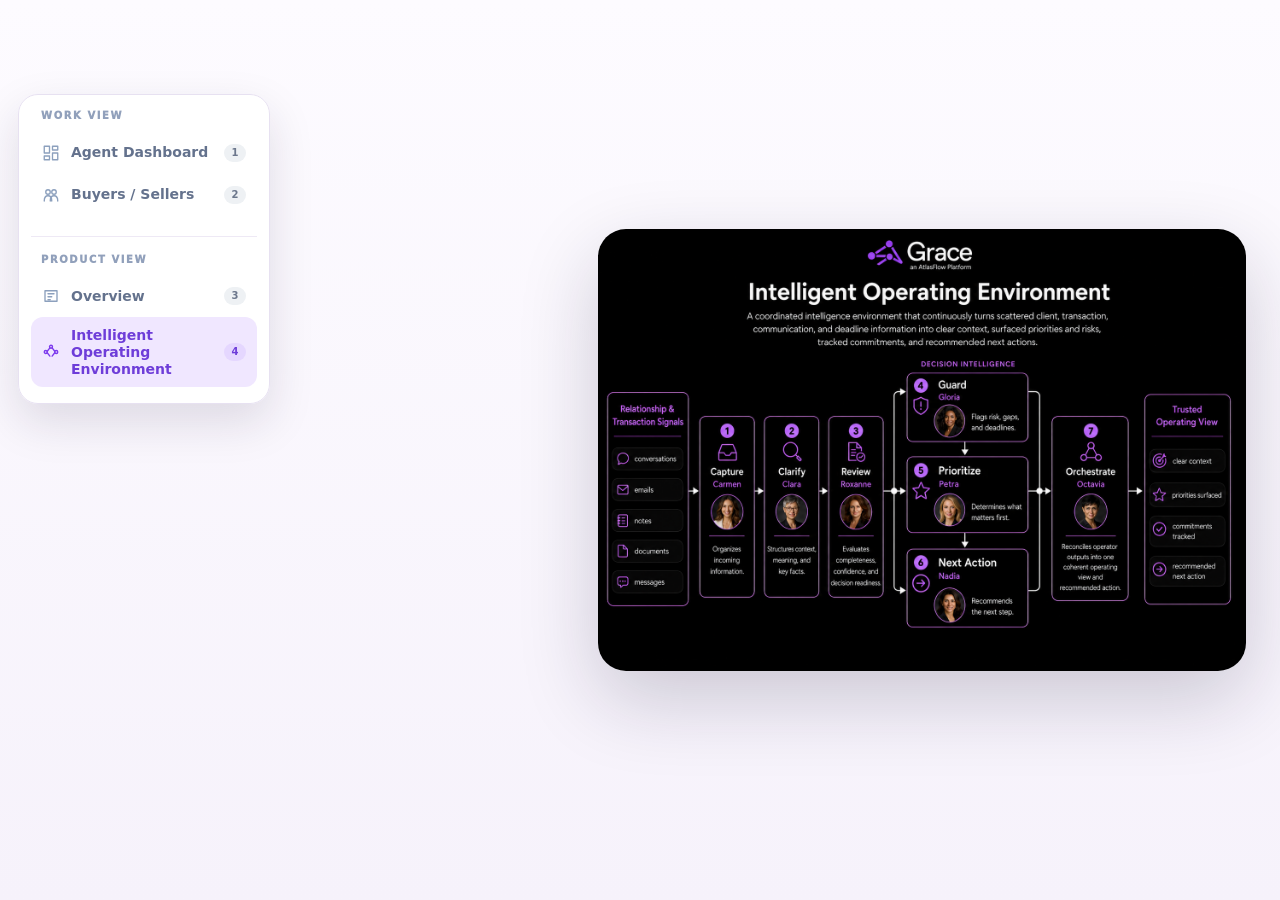
<file: intelligent-operating-environment.html>
<!DOCTYPE html>
<html lang="en"><head><meta charset="utf-8"/><meta content="width=device-width,initial-scale=1" name="viewport"/><title>Grace | Intelligent Operating Environment</title><style>
:root {
  --ink:#101218;
  --muted:#667085;
  --line:#e8e3f4;
  --soft:#fbf9ff;
  --card:#ffffff;
  --purple:#8f54f6;
  --purple2:#6e3dd9;
  --violet:#ede4ff;
  --green:#0f7b5d;
  --amber:#9a6700;
  --red:#b42318;
  --blue:#0f5f8b;
  --shadow:0 20px 64px rgba(28,25,48,.12);
  --shadow2:0 12px 34px rgba(28,25,48,.10);
  --radius:26px;
  --max:1220px;
}
*{box-sizing:border-box}
html{scroll-behavior:smooth}
body{
  margin:0;
  font-family:Inter, ui-sans-serif, system-ui, -apple-system, BlinkMacSystemFont, "Segoe UI", sans-serif;
  color:var(--ink);
  background:
    radial-gradient(circle at 14% 0%, rgba(143,84,246,.12), transparent 30%),
    radial-gradient(circle at 88% 20%, rgba(15,123,93,.10), transparent 34%),
    linear-gradient(180deg,#fff 0%,#fbf9ff 48%,#f7f4fb 100%);
  line-height:1.45;
}
a{color:inherit;text-decoration:none}
button{font:inherit}
img{max-width:100%;display:block}
.wrap{width:min(calc(100% - 40px), var(--max));margin:0 auto}
.brand{display:flex;align-items:center;gap:12px;min-width:0;flex:0 0 auto}
.mark{width:42px;height:42px;border-radius:16px;background:linear-gradient(135deg,var(--purple),var(--purple2));display:grid;place-items:center;box-shadow:0 14px 28px rgba(143,84,246,.22)}
.mark svg{width:26px;height:26px;stroke:#fff;fill:none;stroke-width:2.2;stroke-linecap:round;stroke-linejoin:round}
.brand strong{display:block;font-size:20px;letter-spacing:-.04em}
.brand small{display:block;color:var(--muted);font-weight:700;font-size:12px;margin-top:1px}
.brandLogo{
  height:58px;
  width:auto;
  display:block;
  object-fit:contain;
}
@media(max-width:760px){.brandLogo{height:46px}}

.nav{display:flex;gap:22px;color:var(--muted);font-size:14px;font-weight:750;align-items:center}
.nav a:hover{color:var(--purple2)}
.hero{padding:72px 0 54px}
.heroGrid{display:block;max-width:1040px}
.eyebrow{
  display:inline-flex;align-items:center;gap:8px;
  background:var(--violet);
  border:1px solid rgba(143,84,246,.22);
  color:var(--purple2);
  border-radius:999px;
  padding:8px 12px;
  font-weight:900;
  font-size:12px;
  letter-spacing:.08em;
  text-transform:uppercase;
  margin-bottom:18px;
}
h1{font-size:clamp(56px,8vw,112px);line-height:.9;letter-spacing:-.07em;margin:0 0 22px;max-width:940px}
h2{font-size:clamp(30px,4vw,52px);line-height:.98;letter-spacing:-.055em;margin:0 0 12px}
h3{letter-spacing:-.03em;margin:0 0 8px}
.lead{font-size:22px;color:var(--muted);max-width:820px;margin:0 0 28px}
.actions{display:flex;gap:12px;flex-wrap:wrap;margin-top:18px}
.btn{
  display:inline-flex;align-items:center;justify-content:center;gap:8px;
  border-radius:999px;
  border:1px solid transparent;
  padding:13px 18px;
  font-weight:900;
  cursor:pointer;
}
.btn.primary{background:linear-gradient(135deg,var(--purple),var(--purple2));color:#fff;box-shadow:0 14px 28px rgba(143,84,246,.25)}
.btn.secondary{background:#fff;border-color:var(--line);color:#2b2d36}
.heroCard{
  background:#fff;
  border:1px solid var(--line);
  border-radius:32px;
  box-shadow:var(--shadow);
  overflow:hidden;
  position:relative;
}
.heroCard img{width:100%;aspect-ratio:16/10;object-fit:cover;object-position:left center}
.heroOverlay{
  position:absolute;left:18px;right:18px;bottom:18px;
  background:rgba(255,255,255,.91);
  backdrop-filter:blur(16px);
  border:1px solid rgba(255,255,255,.8);
  border-radius:22px;
  padding:18px;
  box-shadow:0 16px 32px rgba(18,16,32,.14);
}
.heroOverlay b{display:block}
.heroOverlay p{margin:4px 0 0;color:var(--muted);font-size:14px}
.section{padding:36px 0}
.card{
  background:var(--card);
  border:1px solid var(--line);
  border-radius:var(--radius);
  box-shadow:var(--shadow2);
}
.pad{padding:24px}
.demoDiscovery{
  padding:20px;
  display:flex;
  justify-content:space-between;
  align-items:center;
  gap:20px;
  margin:24px 0;
  border-left:5px solid var(--purple);
}
.demoDiscovery span,.sectionLabel,.panelLabel,.proofBadge,.artifactLabel{
  display:inline-flex;
  align-items:center;
  text-transform:uppercase;
  letter-spacing:.09em;
  color:var(--purple2);
  font-size:11px;
  font-weight:950;
}
.demoDiscovery h3{font-size:26px;margin:6px 0 6px}
.validationLabel{display:block;margin-top:14px;color:var(--purple2);font-size:12px;font-weight:950;text-transform:uppercase;letter-spacing:.09em}
.demoDiscovery p{margin:0;color:var(--muted);max-width:840px}
.discoveryPill{white-space:nowrap;background:var(--violet);border:1px solid #dac9ff;color:var(--purple2);border-radius:999px;padding:8px 10px;font-weight:950;font-size:11px}
.ovShell{
  background:linear-gradient(180deg,#fff,#fbf9ff);
  border:2px solid #d93025;
  border-radius:34px;
  box-shadow:var(--shadow);
  padding:24px;
}
.proofShell{
  margin-top:20px;
  background:linear-gradient(180deg,#fff,#fbf9ff);
  border:1px solid var(--line);
  border-radius:34px;
  box-shadow:var(--shadow);
  padding:24px;
}
.proofShell .replayHead{margin:0 0 12px}
.proofShell .principle{margin-top:14px}
.ovHeader{
  display:flex;justify-content:space-between;align-items:flex-start;gap:22px;
  border-bottom:1px solid var(--line);
  padding-bottom:20px;margin-bottom:18px;
}
.ovHeader h2{margin-top:8px}
.ovHeader p{color:var(--muted);margin:0;max-width:820px}
.mode{white-space:nowrap;background:var(--violet);color:var(--purple2);border:1px solid #dac9ff;border-radius:999px;padding:8px 10px;font-size:11px;font-weight:950}
.spine{display:grid;grid-template-columns:repeat(5,minmax(0,1fr));gap:12px;margin-bottom:16px}
.spine article{
  background:#fff;
  border:1px solid var(--line);
  border-radius:20px;
  padding:16px;
  box-shadow:0 12px 28px rgba(30,25,48,.06);
}
.spine span{display:inline-flex;align-items:center;justify-content:center;color:var(--purple2);font-weight:950;font-size:10px;line-height:1;padding:5px 8px;min-width:30px;background:var(--violet);border:1px solid #dac9ff;border-radius:999px;margin-bottom:10px}
.spine strong{display:block;line-height:1.16;margin-bottom:7px}
.spine p{margin:0;color:var(--muted);font-size:13px;line-height:1.35}
.spine .recordCard{appearance:none;width:100%;font:inherit;text-align:left;cursor:pointer;background:#fff;border:1px solid var(--line);border-radius:20px;padding:16px;box-shadow:0 12px 28px rgba(30,25,48,.06);transition:transform .18s ease,border-color .18s ease,box-shadow .18s ease}
.spine .recordCard:hover{transform:translateY(-2px);border-color:#cab7ff;box-shadow:0 16px 34px rgba(66,38,128,.12)}
.spine .recordCard.active{border-color:var(--purple);box-shadow:0 0 0 2px rgba(124,58,237,.12),0 16px 34px rgba(66,38,128,.13)}
.spine .recordCard small{display:block;margin:-2px 0 9px;color:var(--muted);font-size:11px;font-weight:800;text-transform:uppercase;letter-spacing:.06em}
.spine .recordCard em{display:block;margin-top:11px;color:var(--purple2);font-size:12px;font-style:normal;font-weight:900}
.spine .recordCard:focus-visible{outline:3px solid rgba(124,58,237,.28);outline-offset:2px}
.recordExpand{display:block;margin:-2px 0 18px;background:#17131f;color:#fff;border-radius:22px;padding:18px;box-shadow:0 14px 32px rgba(27,21,48,.16);overflow:hidden}
.recordExpand[hidden]{display:none}
.recordExpandTop{display:flex;justify-content:space-between;align-items:flex-start;gap:16px;margin-bottom:14px}
.recordExpandTop span{display:block;color:#d8c8ff;text-transform:uppercase;letter-spacing:.09em;font-size:11px;font-weight:950;margin-bottom:5px}
.recordExpandTop h3{margin:0;color:#fff;font-size:21px;letter-spacing:-.025em}
.recordExpandTop strong{color:#d8c8ff;font-size:12px;white-space:nowrap}
.recordExpandGrid{display:grid;grid-template-columns:repeat(4,minmax(0,1fr));gap:10px}
.recordExpandGrid article{background:#241b31;border:1px solid rgba(255,255,255,.10);border-radius:15px;padding:12px}
.recordExpandGrid span{display:block;color:#bca9e8;text-transform:uppercase;letter-spacing:.08em;font-size:10px;font-weight:950;margin-bottom:5px}
.recordExpandGrid p{margin:0;color:#fff;font-size:13px;line-height:1.38}
.recordExpandAction{margin-top:12px;padding:11px 13px;border-radius:14px;background:#fff;color:var(--purple2);font-size:13px;font-weight:900}
.recordCard[aria-expanded="true"]{border-color:var(--purple);box-shadow:0 0 0 2px rgba(124,58,237,.12),0 16px 34px rgba(66,38,128,.13)}
.workspace{display:grid;grid-template-columns:.95fr 1.05fr;gap:16px;align-items:start}
.queue,.detail{border-radius:24px;padding:18px}
.queue{background:#17131f;color:#fff}
.detail{background:#fff;border:1px solid var(--line)}
.panelTop{display:flex;align-items:center;justify-content:space-between;gap:12px;margin-bottom:14px}
.panelTop strong{font-size:12px;color:inherit;opacity:.68}
.queueList{display:grid;gap:11px}
.queueItem{
  width:100%;
  text-align:left;
  color:inherit;
  background:#241b31;
  border:1px solid rgba(255,255,255,.10);
  border-radius:18px;
  padding:14px;
  cursor:pointer;
  display:grid;
  grid-template-columns:minmax(0,1fr) auto;
  gap:12px;
  transition:transform .18s ease,border-color .18s ease,background .18s ease;
}
.queueItem:hover,.queueItem.active{background:#2c2140;border-color:#d6c2ff;transform:translateY(-1px)}
.queueItem h3{font-size:16px;margin-bottom:5px}
.queueItem p{margin:0;color:#d7cceb;font-size:13px;line-height:1.35}
.queueChip{align-self:start;border-radius:999px;background:#fff;color:var(--purple2);padding:6px 9px;font-size:11px;font-weight:950;white-space:nowrap}
.metaRow{display:grid;grid-template-columns:repeat(3,minmax(0,1fr));gap:8px;margin-top:11px}
.metaRow div{background:rgba(255,255,255,.06);border:1px solid rgba(255,255,255,.08);border-radius:12px;padding:8px}
.metaRow dt{font-size:10px;letter-spacing:.08em;text-transform:uppercase;color:#b9acd9;font-weight:950;margin-bottom:3px}
.metaRow dd{margin:0;color:#fff;font-size:12px;line-height:1.25}
.detail h2{font-size:32px;margin-bottom:14px}
.detailGrid{display:grid;grid-template-columns:repeat(2,minmax(0,1fr));gap:10px}
.detailGrid div{background:#fbf9ff;border:1px solid var(--line);border-radius:16px;padding:14px}
.detailGrid span{display:block;font-size:11px;text-transform:uppercase;letter-spacing:.09em;font-weight:950;color:var(--purple2);margin-bottom:7px}
.detailGrid p{margin:0;color:var(--muted);font-size:14px;line-height:1.42}
.detailGrid div.wide{grid-column:1/-1}
.contactWorkspace{grid-template-columns:repeat(2,minmax(0,1fr));gap:16px;align-items:start}
.contactColumn{border-radius:24px;padding:18px;min-width:0}
.buyersColumn{background:#17131f;color:#fff}
.sellersColumn{background:#fff;color:var(--ink);border:1px solid var(--line)}
.contactList{display:grid;gap:12px}
.contactRecord{position:relative;border-radius:18px;padding:15px;min-width:0}
.buyersColumn .contactRecord{background:#241b31;border:1px solid rgba(255,255,255,.11)}
.sellersColumn .contactRecord{background:#fbf9ff;border:1px solid var(--line)}
.contactRecordTop{display:flex;align-items:flex-start;justify-content:space-between;gap:12px;margin-bottom:7px}
.contactRecord h3{margin:0;font-size:17px;line-height:1.2;letter-spacing:-.015em}
.contactRecord p{margin:0;font-size:13px;line-height:1.42}
.buyersColumn .contactRecord p{color:#d7cceb}
.sellersColumn .contactRecord p{color:var(--muted)}
.contactChip{flex:none;border-radius:999px;padding:6px 9px;font-size:10px;font-weight:950;white-space:nowrap}
.buyersColumn .contactChip{background:#fff;color:var(--purple2)}
.sellersColumn .contactChip{background:#eee7ff;color:var(--purple2);border:1px solid #d9c9ff}
.contactMeta{display:grid;grid-template-columns:repeat(3,minmax(0,1fr));gap:8px;margin-top:12px}
.contactMeta div{border-radius:12px;padding:9px;min-width:0}
.buyersColumn .contactMeta div{background:rgba(255,255,255,.06);border:1px solid rgba(255,255,255,.08)}
.sellersColumn .contactMeta div{background:#fff;border:1px solid var(--line)}
.contactMeta dt{font-size:9px;letter-spacing:.09em;text-transform:uppercase;font-weight:950;margin-bottom:4px}
.buyersColumn .contactMeta dt{color:#b9acd9}
.sellersColumn .contactMeta dt{color:var(--purple2)}
.contactMeta dd{margin:0;font-size:12px;line-height:1.28;overflow-wrap:anywhere}
.buyersColumn .contactMeta dd{color:#fff}
.sellersColumn .contactMeta dd{color:var(--ink)}
@media(max-width:900px){.contactWorkspace{grid-template-columns:1fr}.contactMeta{grid-template-columns:repeat(3,minmax(0,1fr))}}
@media(max-width:560px){.contactMeta{grid-template-columns:1fr}.contactRecordTop{flex-direction:column}.contactChip{align-self:flex-start}}

.contactWorkspace{margin-top:18px;display:grid!important;grid-template-columns:minmax(0,1fr) minmax(0,1fr)!important;gap:18px!important;align-items:start!important}
.contactColumn{min-height:100%;padding:20px!important}
.contactColumn .panelTop{align-items:flex-start;margin-bottom:16px;padding-bottom:14px;border-bottom:1px solid rgba(255,255,255,.10)}
.sellersColumn .panelTop{border-bottom-color:var(--line)}
.contactColumn .panelTop h2{font-size:25px;line-height:1.05;margin:5px 0 0;letter-spacing:-.035em}
.contactColumn .panelTop strong{padding-top:3px;white-space:nowrap}
.contactList{display:grid!important;grid-template-columns:1fr!important;gap:12px!important}
.contactRecord{display:block!important;min-height:168px}
@media(max-width:900px){.contactWorkspace{grid-template-columns:1fr!important}.contactRecord{min-height:auto}}
.replayHead{display:flex;justify-content:space-between;align-items:end;gap:18px;margin:24px 0 12px}
.replayHead p{margin:4px 0 0;color:var(--muted)}
.replay{
  background:#17131f;
  color:#fff;
  border-radius:30px;
  padding:18px;
  box-shadow:0 22px 70px rgba(27,21,48,.26);
  overflow:hidden;
  position:relative;
}
.replay:before{content:"";position:absolute;right:-90px;bottom:-130px;width:340px;height:340px;border-radius:50%;background:rgba(143,84,246,.16)}
.replayGrid{display:grid;grid-template-columns:.75fr 1.25fr;gap:16px;position:relative}
.messagePane,.flowPane{border-radius:22px;padding:18px}
.messagePane{background:#fff;color:var(--ink);border:1px solid rgba(255,255,255,.16)}
.messagePane h3,.flowPane h3{font-size:14px;text-transform:uppercase;letter-spacing:.09em;color:var(--muted);margin-bottom:12px}
.messageBubble{border-radius:18px;padding:13px 14px;box-shadow:0 10px 26px rgba(28,25,48,.08);font-size:14px;line-height:1.35;margin-bottom:10px;opacity:0;transform:translateY(12px)}
.replay.run .messageBubble{animation:showBubble .42s ease forwards}
.messageBubble:nth-child(2){animation-delay:.4s}
.messageBubble:nth-child(3){animation-delay:1.4s}
.messageBubble:nth-child(4){animation-delay:2.4s}
.messageBubble.inbound{background:#f8f7fb;border:1px solid var(--line)}
.messageBubble.system{background:#f2ecff;border:1px solid #dfd0ff}
.messageBubble.outbound{background:#101218;color:#fff}
.messageBubble b{display:block;font-size:11px;text-transform:uppercase;letter-spacing:.08em;opacity:.72;margin-bottom:4px}
.flowPane{background:#181321;color:#fff;position:relative;min-height:330px}
.track{position:relative;height:118px;margin-bottom:16px}
.trackLine{position:absolute;left:36px;right:36px;top:44px;height:3px;background:rgba(255,255,255,.18);border-radius:99px;overflow:hidden}
.trackLine:after{content:"";display:block;height:100%;width:0;background:linear-gradient(90deg,var(--purple),var(--green));border-radius:99px}
.replay.run .trackLine:after{animation:trackFill 6s ease both}
.packet{position:absolute;top:33px;left:26px;width:24px;height:24px;border-radius:50%;background:#fff;box-shadow:0 0 0 9px rgba(143,84,246,.22),0 12px 30px rgba(143,84,246,.35)}
.replay.run .packet{animation:packetRun 6s ease both}
.nodes{position:relative;z-index:2;display:grid;grid-template-columns:repeat(5,1fr);gap:6px}
.node{text-align:center;font-size:11px;font-weight:900;color:#cfc5e7}
.nodeIcon{width:48px;height:48px;margin:0 auto 8px;border-radius:16px;background:#241b34;border:1px solid rgba(255,255,255,.10);display:grid;place-items:center}
.replay.run .node:nth-child(1) .nodeIcon{animation:nodePulse .7s .2s ease both}
.replay.run .node:nth-child(2) .nodeIcon{animation:nodePulse .7s 1.25s ease both}
.replay.run .node:nth-child(3) .nodeIcon{animation:nodePulse .7s 2.35s ease both}
.replay.run .node:nth-child(4) .nodeIcon{animation:nodePulse .7s 3.55s ease both}
.replay.run .node:nth-child(5) .nodeIcon{animation:nodePulse .7s 4.85s ease both}
.nodeIcon svg{width:22px;height:22px;stroke:#fff;stroke-width:2.2;fill:none;stroke-linecap:round;stroke-linejoin:round}
.log{display:grid;gap:9px}
.log div{background:rgba(255,255,255,.08);border:1px solid rgba(255,255,255,.11);border-radius:14px;padding:10px 12px;color:#e8e0fb;font-size:13px;opacity:0;transform:translateY(8px)}
.replay.run .log div{animation:showBubble .42s ease forwards}
.replay.run .log div:nth-child(1){animation-delay:.65s}
.replay.run .log div:nth-child(2){animation-delay:1.75s}
.replay.run .log div:nth-child(3){animation-delay:2.85s}
.replay.run .log div:nth-child(4){animation-delay:4.05s}
.replay.run .log div:nth-child(5){animation-delay:5.15s}
.principle{display:grid;grid-template-columns:repeat(4,minmax(0,1fr));gap:12px;margin-top:16px}
.principle article{background:#fff;border:1px solid var(--line);border-radius:18px;padding:14px;box-shadow:0 12px 28px rgba(30,25,48,.06)}
.principle span{display:block;color:var(--purple2);font-size:12px;font-weight:950;text-transform:uppercase;letter-spacing:.1em;margin-bottom:6px}
.principle p{margin:0;color:var(--muted);font-size:13px}
.proofGrid{display:grid;grid-template-columns:repeat(5,minmax(0,1fr));gap:14px}
.proofCard{overflow:hidden;cursor:pointer;transition:transform .18s ease,box-shadow .18s ease;border:1px solid var(--line)}
.proofCard:hover{transform:translateY(-3px);box-shadow:0 22px 50px rgba(28,25,48,.14)}
.proofImage{background:#f4f2fb;min-height:170px;display:grid;place-items:center;overflow:hidden}
.proofImage img{width:100%;height:190px;object-fit:cover}
.proofImage.phone img{object-fit:cover;height:290px;object-position:top center}
.proofBody{padding:14px 16px 16px}
.proofBody h3{font-size:17px;margin:8px 0 6px}
.proofBody p{margin:0;color:var(--muted);font-size:13px;line-height:1.4}
.proofBadge{padding:4px 7px;line-height:1;border-radius:999px;background:var(--violet);border:1px solid #dac9ff}
.modal{position:fixed;inset:0;z-index:1000;display:none;align-items:center;justify-content:center;background:rgba(15,18,32,.72);backdrop-filter:blur(10px);padding:20px}
.modal.open{display:flex}
.modalPanel{width:min(1180px,96vw);max-height:92vh;background:#fff;border-radius:28px;overflow:hidden;box-shadow:0 34px 100px rgba(0,0,0,.35)}
.modalTop{display:flex;align-items:center;justify-content:space-between;gap:18px;padding:16px 18px;border-bottom:1px solid var(--line);background:linear-gradient(180deg,#fff,#faf9ff)}
.modalTitle{font-weight:950;font-size:18px}
.modalCaption{font-size:13px;color:var(--muted);margin-top:2px}
.modalClose{border:1px solid var(--line);background:#fff;border-radius:999px;padding:9px 12px;font-weight:950;cursor:pointer}
.modalBody{background:#f7f7fb;padding:16px;overflow:auto;max-height:calc(92vh - 82px)}
.modalBody img{width:100%;height:auto;border-radius:16px;border:1px solid var(--line);background:#fff}
body.modalLocked{overflow:hidden}
footer{border-top:1px solid var(--line);background:#fff;margin-top:36px}
.foot{min-height:66px;display:flex;justify-content:center;align-items:center;color:var(--muted);font-size:14px;font-weight:800}
@keyframes showBubble{to{opacity:1;transform:translateY(0)}}
@keyframes trackFill{to{width:100%}}
@keyframes packetRun{0%{left:26px}20%{left:calc(25% - 12px)}42%{left:calc(50% - 12px)}65%{left:calc(75% - 12px)}100%{left:calc(100% - 50px)}}
@keyframes nodePulse{0%{transform:scale(1)}45%{transform:scale(1.12);box-shadow:0 0 0 10px rgba(143,84,246,.16)}100%{transform:scale(1)}}
@media(max-width:1100px){
  .heroGrid,.workspace,.replayGrid{grid-template-columns:1fr}
  .spine{grid-template-columns:repeat(2,minmax(0,1fr))}
  .recordExpandGrid,.principle{grid-template-columns:repeat(2,minmax(0,1fr))}
  .proofGrid{grid-template-columns:repeat(2,minmax(0,1fr))}
}
@media(max-width:760px){
  .nav{display:none}
  .brand strong{font-size:18px}
  .hero{padding-top:32px}
  .ovHeader,.demoDiscovery,.replayHead{display:block}
  .proofShell{padding:16px;border-radius:26px}
  .mode,.discoveryPill{display:inline-flex;margin-top:12px}
  .spine,.recordExpandGrid,.detailGrid,.metaRow,.principle,.proofGrid{grid-template-columns:1fr}
  .ovShell{padding:16px;border-radius:26px}
  .queueItem{grid-template-columns:1fr}
  .queueChip{display:inline-flex;width:max-content}
  .proofImage img,.proofImage.phone img{height:230px}
}

/* Animated proof artifact carousel */
.artifactCarousel{overflow:hidden;padding:18px;background:linear-gradient(180deg,#fff,#fbf9ff);border-radius:30px}
.artifactTrack{display:flex;gap:16px;width:max-content;animation:artifactScroll 42s linear infinite}
.artifactCarousel:hover .artifactTrack{animation-play-state:paused}
.artifactSlide{flex:0 0 360px;background:#fff;border:1px solid var(--line);border-radius:24px;box-shadow:0 14px 38px rgba(28,25,48,.10);overflow:hidden}
.artifactSlide.phone{flex-basis:270px}
.artifactImage{background:#f4f2fb;display:grid;place-items:center;overflow:hidden;height:260px}
.artifactSlide.phone .artifactImage{height:360px}
.artifactImage img{width:100%;height:100%;object-fit:cover;object-position:top center}
.artifactCopy{padding:16px}
.artifactCopy span{display:inline-flex;color:var(--purple2);background:var(--violet);border:1px solid #dac9ff;border-radius:999px;padding:4px 8px;font-size:10px;font-weight:950;margin-bottom:9px}
.artifactCopy h3{font-size:18px;margin:0 0 6px}
.artifactCopy p{margin:0;color:var(--muted);font-size:13px;line-height:1.4}
@keyframes artifactScroll{from{transform:translateX(0)}to{transform:translateX(calc(-50% - 8px))}}
@media(max-width:760px){.artifactSlide{flex-basis:82vw}.artifactSlide.phone{flex-basis:72vw}.artifactImage{height:220px}.artifactSlide.phone .artifactImage{height:360px}}


/* Atlas RE top illustration */
.atlasReIllustration{
  margin:34px 0 0;
  padding:12px;
  border-radius:34px;
  overflow:hidden;
  background:rgba(255,255,255,.86);
  box-shadow:var(--shadow);
}
.atlasReIllustration img{
  width:100%;
  border-radius:24px;
  border:1px solid rgba(232,227,244,.92);
  background:#fff;
}
.atlasReIllustration figcaption{
  padding:12px 8px 2px;
  color:var(--muted);
  font-size:14px;
  font-weight:750;
  text-align:center;
}


.queueItem.active{box-shadow:0 0 0 2px rgba(255,255,255,.18),0 16px 34px rgba(143,84,246,.22)}
.queueItem:first-child{border-color:#ffb4aa;background:linear-gradient(135deg,#3a1d2d,#2c2140)}
</style><style>
.graceThesisImage{width:min(calc(100% - 40px),var(--max));margin:64px auto 28px;padding:0;border:0;background:transparent;box-shadow:none}
.graceThesisImage img{display:block;width:100%;height:auto;border-radius:28px;box-shadow:0 22px 52px rgba(29,23,40,.14)}
@media (max-width:720px){.graceThesisImage{width:min(calc(100% - 20px),var(--max));margin:36px auto 20px}.graceThesisImage img{border-radius:20px}}
</style><style>
/* Active customer cards sit between the Today View title and buyer/seller columns. */
.primaryActionBlock{margin:18px 0 22px;padding-top:2px}
.primaryActionHead{display:flex;align-items:flex-end;justify-content:space-between;gap:18px;margin:0 0 14px}
.primaryActionHead h3{font-size:23px;line-height:1.08;margin:5px 0 0;letter-spacing:-.035em}
.primaryActionHead p{margin:0;color:var(--muted);font-size:13px;text-align:right;max-width:390px}
.primaryActionCards{display:grid;grid-template-columns:repeat(5,minmax(0,1fr));gap:12px;margin:0 0 14px}
.primaryActionCards .recordCard{min-height:194px;display:flex;flex-direction:column}
.primaryActionCards .recordCard p{flex:1}
.primaryActionCards .recordCard em{display:flex;align-items:center;gap:6px}
.primaryActionCards .recordCard em::after{content:"→";font-size:14px}
.primaryActionDetail{margin:0 0 22px;animation:primaryDetailIn .24s ease both}
.primaryActionDetail[hidden]{display:none}
.primaryActionDetail .recordExpandTop{border-bottom:1px solid rgba(255,255,255,.10);padding-bottom:13px}
.primaryActionDetail .recordExpandTop strong{background:rgba(255,255,255,.09);border:1px solid rgba(255,255,255,.10);border-radius:999px;padding:7px 10px}
.primaryActionDetail .recordExpandGrid{grid-template-columns:repeat(5,minmax(0,1fr))}
.primaryActionDetail .recordExpandAction{display:flex;justify-content:space-between;align-items:center;gap:18px}
.primaryActionDetail .recordExpandAction span{color:#bca9e8;font-size:10px;text-transform:uppercase;letter-spacing:.08em;font-weight:950;white-space:nowrap}
@keyframes primaryDetailIn{from{opacity:.35;transform:translateY(-8px)}to{opacity:1;transform:translateY(0)}}
@media(max-width:1100px){
  .primaryActionCards{grid-template-columns:repeat(3,minmax(0,1fr))}
  .primaryActionDetail .recordExpandGrid{grid-template-columns:repeat(3,minmax(0,1fr))}
}
@media(max-width:760px){
  .primaryActionHead{display:block}
  .primaryActionHead p{text-align:left;margin-top:6px}
  .primaryActionCards{grid-template-columns:1fr}
  .primaryActionCards .recordCard{min-height:auto}
  .primaryActionDetail .recordExpandGrid{grid-template-columns:1fr}
  .primaryActionDetail .recordExpandTop,.primaryActionDetail .recordExpandAction{display:block}
  .primaryActionDetail .recordExpandTop strong{display:inline-flex;margin-top:10px}
  .primaryActionDetail .recordExpandAction span{display:block;margin-bottom:5px}
}

/* Decision controls for Shelly */
.decisionPanel{margin:0 0 14px;padding:14px;border-radius:16px;background:#21182d;border:1px solid rgba(255,255,255,.10)}
.decisionPanelTop{display:flex;justify-content:space-between;align-items:center;gap:12px;margin-bottom:10px}.decisionPanelTop span{color:#fff;font-size:12px;font-weight:950;letter-spacing:.09em;text-transform:uppercase}.decisionPanelTop strong{color:#e8dcff;font-size:13px}
.decisionPanelTop span{color:#bca9e8;font-size:10px;text-transform:uppercase;letter-spacing:.08em;font-weight:950}
.decisionPanelTop strong{font-size:12px;color:#fff}
.decisionChoices{display:grid;grid-template-columns:repeat(3,minmax(0,1fr));gap:10px}
.decisionBtn{border:1px solid rgba(255,255,255,.24);background:#fff;color:#5e2bc7;border-radius:13px;padding:12px 13px;font-weight:950;cursor:pointer;transition:transform .16s ease,background .16s ease,border-color .16s ease;box-shadow:0 6px 14px rgba(0,0,0,.12)}
.decisionBtn:hover{transform:translateY(-2px);border-color:#fff;background:#f4eeff}.decisionBtn[data-decision="Approved"]{background:#eaf8f1;color:#0f6d50}.decisionBtn[data-decision="Disapproved"]{background:#fff1f0;color:#b42318}.decisionBtn[data-decision^="Delegated"]{background:#eef4ff;color:#2457a6}
.decisionBtn:focus-visible{outline:3px solid rgba(216,198,255,.38);outline-offset:2px}
.primaryActionDetail.decisionComplete{background:linear-gradient(135deg,#123b2c,#15523b);box-shadow:0 16px 36px rgba(15,123,93,.24)}
.primaryActionDetail.decisionComplete .recordExpandAction{background:#eaf8f1;color:#0f6d50}
.primaryActionDetail.decisionComplete .decisionPanel{background:rgba(255,255,255,.08)}
.primaryActionCards .recordCard.resolved{border-color:#43a77d;background:linear-gradient(180deg,#f2fbf6,#e8f7ef);box-shadow:0 0 0 2px rgba(15,123,93,.10),0 14px 30px rgba(15,123,93,.12)}
.primaryActionCards .recordCard.resolved em{color:#0f7b5d}
.primaryActionCards .recordCard .resolutionBadge{display:none;margin-top:10px;padding:6px 8px;border-radius:999px;background:#dff5e9;border:1px solid #a9dfc4;color:#0f6d50;font-size:10px;font-weight:950;text-transform:uppercase;letter-spacing:.06em}
.primaryActionCards .recordCard.resolved .resolutionBadge{display:inline-flex;width:max-content}

.primaryActionCards .recordCard.decisionResolved{background:#edf9f3;border-color:#38a77a;box-shadow:0 0 0 2px rgba(15,123,93,.12),0 14px 30px rgba(15,123,93,.14)}
.primaryActionCards .recordCard.decisionResolved .resolutionBadge{display:inline-flex;margin-top:8px;width:max-content;padding:5px 8px;border-radius:999px;background:#0f7b5d;color:#fff;font-size:10px;font-weight:950;text-transform:uppercase;letter-spacing:.06em}
@media(max-width:760px){.decisionChoices{grid-template-columns:1fr}}

/* Automation reset control */
.viewerToolbar{display:flex;justify-content:flex-end;align-items:center;margin:0 8px 12px}
.resetAutomationBtn{display:inline-flex;align-items:center;gap:8px;border:1px solid #d6c8f6;background:#fff;color:var(--purple2);border-radius:999px;padding:10px 14px;font-weight:950;font-size:12px;cursor:pointer;box-shadow:0 10px 24px rgba(28,25,48,.08);transition:transform .16s ease,border-color .16s ease,box-shadow .16s ease}
.resetAutomationBtn:hover{transform:translateY(-1px);border-color:var(--purple);box-shadow:0 14px 28px rgba(28,25,48,.12)}
.resetAutomationBtn:focus-visible{outline:3px solid rgba(143,84,246,.22);outline-offset:2px}
@media(max-width:760px){.viewerToolbar{margin:0 0 10px}.resetAutomationBtn{width:100%;justify-content:center}}
</style><style>
/* Reduce the vertical gap between the Grace viewer label and the OV shell by 35%. */
.hero { padding-bottom: 35px; }
#viewer.section { padding-top: 23px; }
.viewerToolbar { margin-bottom: 8px; }

@media (max-width:760px) {
  .viewerToolbar { margin-bottom: 7px; }
}
</style><style>
/* Decision-specific colors for the main priority customer cards. */
.primaryActionCards .recordCard.decisionApproved {
  border-color:#24a06b !important;
  box-shadow:0 0 0 2px rgba(36,160,107,.14),0 14px 30px rgba(36,160,107,.14) !important;
}
.primaryActionCards .recordCard.decisionDisapproved {
  border-color:#d93025 !important;
  box-shadow:0 0 0 2px rgba(217,48,37,.12),0 14px 30px rgba(217,48,37,.12) !important;
}
.primaryActionCards .recordCard.decisionDelegated {
  border-color:#2f6fd6 !important;
  box-shadow:0 0 0 2px rgba(47,111,214,.12),0 14px 30px rgba(47,111,214,.12) !important;
}

.primaryActionCards .recordCard.decisionApproved .resolutionBadge {
  background:#0f7b5d !important;
  border-color:#0f7b5d !important;
  color:#fff !important;
}
.primaryActionCards .recordCard.decisionDisapproved .resolutionBadge {
  background:#b42318 !important;
  border-color:#b42318 !important;
  color:#fff !important;
}
.primaryActionCards .recordCard.decisionDelegated .resolutionBadge {
  background:#2457a6 !important;
  border-color:#2457a6 !important;
  color:#fff !important;
}
</style><style>
/* Expandable buyer/seller contact detail cards */
.contactColumn{
  position:relative;
  overflow:hidden;
}
.contactRecord{
  cursor:pointer;
  transition:transform .16s ease,border-color .16s ease,box-shadow .16s ease;
}
.contactRecord:hover{
  transform:translateY(-2px);
}
.buyersColumn .contactRecord:hover{
  border-color:#8f6bc9;
  box-shadow:0 14px 28px rgba(0,0,0,.18);
}
.sellersColumn .contactRecord:hover{
  border-color:#c8b5ff;
  box-shadow:0 14px 28px rgba(44,28,84,.10);
}
.contactRecord:focus-visible{
  outline:3px solid rgba(143,84,246,.30);
  outline-offset:3px;
}

.contactDetailOverlay{
  position:absolute;
  inset:0;
  z-index:20;
  display:none;
  padding:20px;
  border-radius:24px;
  animation:contactDetailIn .22s ease both;
}
.contactDetailOverlay.open{display:block}
.buyersColumn .contactDetailOverlay{
  background:#17131f;
  color:#fff;
}
.sellersColumn .contactDetailOverlay{
  background:#fff;
  color:var(--ink);
}
.contactDetailCard{
  min-height:100%;
  border-radius:20px;
  padding:22px;
  display:flex;
  flex-direction:column;
}
.buyersColumn .contactDetailCard{
  background:#241b31;
  border:1px solid rgba(255,255,255,.12);
}
.sellersColumn .contactDetailCard{
  background:#fbf9ff;
  border:1px solid var(--line);
}
.contactDetailTop{
  display:flex;
  align-items:flex-start;
  justify-content:space-between;
  gap:18px;
  padding-bottom:18px;
  margin-bottom:18px;
}
.buyersColumn .contactDetailTop{border-bottom:1px solid rgba(255,255,255,.12)}
.sellersColumn .contactDetailTop{border-bottom:1px solid var(--line)}
.contactDetailEyebrow{
  display:block;
  color:var(--purple);
  text-transform:uppercase;
  letter-spacing:.10em;
  font-size:10px;
  font-weight:950;
  margin-bottom:7px;
}
.contactDetailTitle{
  margin:0;
  font-size:28px;
  line-height:1.08;
  letter-spacing:-.04em;
}
.contactDetailClose{
  flex:none;
  border-radius:999px;
  padding:9px 12px;
  font-weight:950;
  cursor:pointer;
}
.buyersColumn .contactDetailClose{
  border:1px solid rgba(255,255,255,.20);
  background:#fff;
  color:#5e2bc7;
}
.sellersColumn .contactDetailClose{
  border:1px solid var(--line);
  background:#fff;
  color:var(--purple2);
}
.contactDetailSummary{
  margin:0 0 18px;
  font-size:15px;
  line-height:1.55;
}
.buyersColumn .contactDetailSummary{color:#e4daf4}
.sellersColumn .contactDetailSummary{color:var(--muted)}
.contactDetailGrid{
  display:grid;
  grid-template-columns:repeat(2,minmax(0,1fr));
  gap:12px;
  margin-bottom:16px;
}
.contactDetailField{
  border-radius:15px;
  padding:13px;
}
.buyersColumn .contactDetailField{
  background:rgba(255,255,255,.06);
  border:1px solid rgba(255,255,255,.09);
}
.sellersColumn .contactDetailField{
  background:#fff;
  border:1px solid var(--line);
}
.contactDetailField span{
  display:block;
  color:var(--purple);
  text-transform:uppercase;
  letter-spacing:.09em;
  font-size:9px;
  font-weight:950;
  margin-bottom:6px;
}
.contactDetailField p{
  margin:0;
  font-size:13px;
  line-height:1.42;
}
.buyersColumn .contactDetailField p{color:#fff}
.sellersColumn .contactDetailField p{color:var(--ink)}
.contactDetailAction{
  margin-top:auto;
  border-radius:16px;
  padding:15px;
}
.buyersColumn .contactDetailAction{
  background:#fff;
  color:var(--purple2);
}
.sellersColumn .contactDetailAction{
  background:#17131f;
  color:#fff;
}
.contactDetailAction span{
  display:block;
  text-transform:uppercase;
  letter-spacing:.09em;
  font-size:9px;
  font-weight:950;
  opacity:.68;
  margin-bottom:5px;
}
.contactDetailAction strong{
  font-size:15px;
  line-height:1.38;
}
@keyframes contactDetailIn{
  from{opacity:0;transform:translateY(8px)}
  to{opacity:1;transform:translateY(0)}
}
@media(max-width:560px){
  .contactDetailGrid{grid-template-columns:1fr}
  .contactDetailOverlay{padding:14px}
  .contactDetailCard{padding:17px}
  .contactDetailTitle{font-size:23px}
}
</style><style>
/* Grace footer */
.graceFooter{
  margin-top:36px;
  background:#0a0a0a;
  color:#c8c8d0;
  border-top:1px solid rgba(255,255,255,.06);
}
.graceFooterInner{
  min-height:64px;
  display:grid;
  grid-template-columns:1fr auto 1fr;
  align-items:center;
  gap:24px;
  width:min(calc(100% - 40px), var(--max));
  margin:0 auto;
  font-size:14px;
  font-weight:700;
}
.graceFooterLeft{justify-self:start}
.graceFooterCenter{justify-self:center}
.graceFooterRight{justify-self:end}
@media(max-width:760px){
  .graceFooterInner{
    grid-template-columns:1fr;
    gap:8px;
    padding:18px 0;
    text-align:center;
  }
  .graceFooterLeft,
  .graceFooterCenter,
  .graceFooterRight{justify-self:center}
}
</style><style>
/* Use the tightly cropped Shelly Walters logo without the former viewer pill. */
.hero{padding:54px 0 0}
.heroGrid{display:flex;justify-content:flex-start;max-width:none}
.heroBrandStack{display:flex;flex-direction:column;align-items:flex-start;width:max-content;margin:12px 0 16px 0}
.heroGraceLogo{width:180px;height:auto;display:block;margin:0 0 16px 24px;object-fit:contain}
.heroBrandStack > .eyebrow{margin:0;text-align:left}
#viewer.section{padding-top:0}
.viewerToolbar{display:none}
@media(max-width:760px){
  .hero{padding:40px 0 0}
  .heroBrandStack{margin:10px 0 14px 0}
  .heroGraceLogo{width:150px;max-width:calc(100vw - 48px);margin:0 0 14px 24px}
}
</style><style>
/* Grace Operator Model inserted at the bottom of the page.
   Scale the model up by ~35% on desktop so the diagram itself reads larger. */
.graceOperatorModelSection{padding:36px 0 48px}
.graceOperatorModelSection .wrap{width:min(calc(100% - 24px), 1647px)}
.graceOperatorModelCard{position:relative;margin:0;padding:26px 8px 18px;background:#fff;border:1px solid var(--line);border-radius:30px;box-shadow:var(--shadow);overflow:hidden;cursor:zoom-in;transition:transform .18s ease,box-shadow .18s ease,border-color .18s ease}
.graceOperatorModelCard:hover{transform:translateY(-2px);border-color:#cbbcff;box-shadow:0 24px 54px rgba(55,36,105,.16)}
.graceOperatorModelCard:focus-visible{outline:4px solid rgba(124,58,237,.28);outline-offset:5px}
.graceOperatorModelCard::after{content:"Click to expand";position:absolute;right:24px;bottom:20px;padding:8px 12px;border-radius:999px;background:rgba(22,17,31,.86);color:#fff;font-size:12px;font-weight:900;letter-spacing:.01em;opacity:0;transform:translateY(5px);transition:opacity .18s ease,transform .18s ease;pointer-events:none}
.graceOperatorModelCard:hover::after,.graceOperatorModelCard:focus-visible::after{opacity:1;transform:translateY(0)}
.graceOperatorModelCard img{display:block;width:96%;max-width:100%;height:auto;margin:0 auto;border-radius:20px;background:#fff}
.modal.operatorModelModal{padding:12px}
.modal.operatorModelModal .modalPanel{width:calc(100vw - 24px);height:calc(100vh - 24px);max-width:none;max-height:none;border-radius:22px;display:flex;flex-direction:column}
.modal.operatorModelModal .modalTop{flex:0 0 auto}
.modal.operatorModelModal .modalBody{flex:1;max-height:none;display:flex;align-items:center;justify-content:center;padding:14px;overflow:auto;background:#f6f5fb}
.modal.operatorModelModal .modalBody img{display:block;width:auto;height:auto;max-width:100%;max-height:calc(100vh - 112px);object-fit:contain;margin:auto;border-radius:14px}
@media(max-width:760px){.graceOperatorModelSection{padding:24px 0 32px}.graceOperatorModelSection .wrap{width:min(calc(100% - 16px), 100%)}.graceOperatorModelCard{padding:18px 10px 14px;border-radius:22px}.graceOperatorModelCard img{width:98%;margin:0 auto;border-radius:15px}}
</style><style>
/* Grace viewer refinements: shorter opening view and presentation-scale text. */
.primaryActionCards{gap:10px;margin-bottom:12px}
.primaryActionCards .recordCard{min-height:176px;padding:14px}
.primaryActionCards .recordCard small{font-size:12px;line-height:1.25;margin-bottom:7px}
.primaryActionCards .recordCard p{font-size:14px;line-height:1.34}
.primaryActionCards .recordCard em{font-size:13px;margin-top:9px}
.contactWorkspace{gap:14px!important;margin-top:14px}
.contactColumn{padding:17px!important}
.contactList{gap:10px!important}
.contactRecord{min-height:152px;padding:13px}
.contactRecord h3{font-size:18px}
.contactRecord p{font-size:14px;line-height:1.36}
.contactMeta{gap:7px;margin-top:10px}
.contactMeta div{padding:8px}
.contactMeta dt{font-size:10px}
.contactMeta dd{font-size:13px;line-height:1.25}
.contactChip{font-size:11px}
.panelLabel,.sectionLabel{font-size:12px}
.replayHead p{font-size:14px;line-height:1.42}
.principle p{font-size:14px;line-height:1.38}
@media(max-width:900px){.contactRecord{min-height:auto}}
@media(max-width:760px){.primaryActionCards .recordCard{min-height:auto}.contactColumn{padding:15px!important}}
</style><style>
/* Grace OV clarity refinements */
.graceOutcomeStrip{display:grid;grid-template-columns:repeat(4,minmax(0,1fr));gap:12px;margin:0 0 16px}
.graceOutcomeStrip article{background:#fff;border:1px solid var(--line);border-radius:20px;padding:15px;box-shadow:0 12px 28px rgba(30,25,48,.06)}
.graceOutcomeStrip span{display:block;color:var(--purple2);font-size:10px;text-transform:uppercase;letter-spacing:.09em;font-weight:950;margin-bottom:7px}
.graceOutcomeStrip strong{display:block;font-size:30px;line-height:1;letter-spacing:-.04em;color:var(--ink);margin-bottom:6px}
.graceOutcomeStrip p{margin:0;color:var(--muted);font-size:13px;line-height:1.35}
.graceUseNote{margin:0 0 18px;padding:14px 16px;border-radius:18px;background:linear-gradient(90deg,#f2ecff,#fff);border:1px solid #dfd0ff;color:#3a2d5f;font-size:14px;line-height:1.4}
.graceUseNote strong{color:var(--purple2)}
.primaryActionHead h3{font-size:25px}
.primaryActionCards .recordCard strong{font-size:19px;letter-spacing:-.025em}
.primaryActionCards .recordCard small{color:#805bd6}
</style><style>
.testimonialsTop{position:sticky;top:0;z-index:60;background:rgba(255,255,255,.92);backdrop-filter:blur(18px);border-bottom:1px solid var(--line)}
.testimonialsTop .topin{min-height:76px;display:flex;align-items:center}
.testimonialTicker{flex:1 1 100%;width:100%;min-width:0;display:flex;align-items:center;gap:14px;padding:10px 14px;border:1px solid var(--line);border-radius:999px;background:rgba(255,255,255,.96);box-shadow:var(--shadow2);overflow:hidden;margin:10px 0}
.testimonialTickerLabel{flex:0 0 auto;font-size:11px;font-weight:950;letter-spacing:.1em;text-transform:uppercase;color:var(--purple2);white-space:nowrap}
.testimonialTickerViewport{flex:1 1 auto;min-width:0;overflow:hidden;position:relative}
.testimonialTickerTrack{display:flex;align-items:center;gap:12px;width:max-content;animation:testimonialLeft 60s linear infinite;will-change:transform}
.testimonialTicker:hover .testimonialTickerTrack{animation-play-state:paused}
.testimonialItem{flex:0 0 auto;display:inline-flex;align-items:center;padding:8px 14px;border-radius:999px;background:linear-gradient(180deg,#faf8ff,#f4efff);border:1px solid #ddd2ff;color:#2b2348;font-size:13px;line-height:1.35;white-space:nowrap;font-weight:700}
@keyframes testimonialLeft{from{transform:translateX(0)}to{transform:translateX(calc(-50% - 6px))}}
@media(max-width:980px){.testimonialsTop .topin{padding:0}.testimonialTicker{margin:8px 0}}
@media(max-width:760px){.testimonialTicker{gap:10px;padding:8px 10px}.testimonialTickerLabel{font-size:10px}.testimonialItem{font-size:12px;padding:7px 10px}}
</style><style>
.graceOutcomeStrip .outcomeCard{appearance:none;width:100%;font:inherit;text-align:left;background:#fff;border:1px solid var(--line);border-radius:20px;padding:15px;box-shadow:0 12px 28px rgba(30,25,48,.06);cursor:pointer;transition:transform .18s ease,border-color .18s ease,box-shadow .18s ease,background .18s ease}
.graceOutcomeStrip .outcomeCard:hover{transform:translateY(-2px);border-color:#cbb8ff;box-shadow:0 16px 34px rgba(66,38,128,.11)}
.graceOutcomeStrip .outcomeCard.active{border-color:var(--purple);background:linear-gradient(180deg,#fff,#f7f2ff);box-shadow:0 0 0 2px rgba(143,84,246,.11),0 16px 34px rgba(66,38,128,.12)}
.graceOutcomeStrip .outcomeCard:focus-visible{outline:3px solid rgba(143,84,246,.28);outline-offset:3px}
.outcomeSupport{margin:0 0 20px;padding:18px 20px;border-radius:22px;background:linear-gradient(135deg,#17131f,#251b36);color:#fff;box-shadow:0 16px 36px rgba(28,25,48,.15);animation:outcomeSupportIn .2s ease both}
.outcomeSupportHead{display:flex;align-items:flex-start;justify-content:space-between;gap:18px;padding-bottom:12px;margin-bottom:12px;border-bottom:1px solid rgba(255,255,255,.12)}
.outcomeSupportHead span{display:block;color:#c6afff;text-transform:uppercase;letter-spacing:.09em;font-size:10px;font-weight:950;margin-bottom:5px}
.outcomeSupportHead h3{margin:0;color:#fff;font-size:22px;line-height:1.15}
.outcomeSupportHead strong{flex:none;border-radius:999px;padding:7px 10px;background:#fff;color:var(--purple2);font-size:11px;white-space:nowrap}
.outcomeSupport>p{margin:0 0 13px;color:#ddd4ee;font-size:14px;line-height:1.45;max-width:980px}
.outcomeSupportItems{display:flex;flex-wrap:wrap;gap:8px}
.outcomeSupportItems span{display:inline-flex;align-items:center;padding:7px 10px;border-radius:999px;background:rgba(255,255,255,.08);border:1px solid rgba(255,255,255,.12);color:#fff;font-size:12px;font-weight:800}
@keyframes outcomeSupportIn{from{opacity:.45;transform:translateY(-5px)}to{opacity:1;transform:translateY(0)}}
@media(max-width:760px){.outcomeSupportHead{display:block}.outcomeSupportHead strong{display:inline-flex;margin-top:10px}.outcomeSupport{padding:16px}.outcomeSupportHead h3{font-size:19px}}
</style><style id="grace-side-nav-styles">
:root{--grace-side-nav-width:252px;--grace-side-nav-gap:18px}
.graceSideNav{
  position:fixed;
  left:18px;
  top:94px;
  z-index:55;
  width:var(--grace-side-nav-width);
  padding:14px 12px 16px;
  background:rgba(255,255,255,.96);
  border:1px solid #e7e1f1;
  border-radius:20px;
  box-shadow:0 18px 46px rgba(31,24,52,.13);
  backdrop-filter:blur(18px);
}
.graceSideNavSection+ .graceSideNavSection{margin-top:20px;padding-top:16px;border-top:1px solid #eee9f5}
.graceSideNavLabel{display:block;margin:0 10px 8px;color:#91a0bb;font-size:10px;font-weight:950;letter-spacing:.16em;text-transform:uppercase}
.graceSideNavLink{display:flex;align-items:center;gap:11px;min-height:42px;padding:10px 11px;border-radius:12px;color:#64728d;font-size:14px;font-weight:750;line-height:1.2;transition:background .16s ease,color .16s ease,transform .16s ease}
.graceSideNavLink:hover{background:#f4efff;color:var(--purple2);transform:translateX(2px)}
.graceSideNavLink.active{background:#f0e7ff;color:#6e3dd9;font-weight:900}
.graceSideNavIcon{width:18px;height:18px;flex:0 0 18px;stroke:#8ca0bd;fill:none;stroke-width:1.8;stroke-linecap:round;stroke-linejoin:round}
.graceSideNavLink.active .graceSideNavIcon{stroke:#7c3aed}
.graceSideNavBadge{margin-left:auto;min-width:22px;padding:3px 7px;border-radius:999px;background:#eef1f4;color:#6c778c;font-size:10px;font-weight:900;text-align:center}
.graceSideNavLink.active .graceSideNavBadge{background:#e5d7ff;color:#6e3dd9}
.graceSideNavFuture{opacity:.72;cursor:default}
.graceSideNavFuture:hover{background:transparent;color:#64728d;transform:none}
.graceSideNavFuture .graceSideNavIcon{stroke:#9ca8bc}
@media(min-width:980px){
  body{padding-left:calc(var(--grace-side-nav-width) + var(--grace-side-nav-gap) + 18px)}
  .testimonialsTop{left:0}
  .wrap{width:min(calc(100% - 36px),var(--max));margin-left:0;margin-right:auto}
}
@media(min-width:761px) and (max-width:979px){
  :root{--grace-side-nav-width:224px;--grace-side-nav-gap:12px}
  body{padding-left:calc(var(--grace-side-nav-width) + var(--grace-side-nav-gap) + 10px)}
  .graceSideNav{left:10px;top:88px;width:var(--grace-side-nav-width);box-shadow:0 18px 46px rgba(31,24,52,.20)}
  .wrap{width:min(calc(100% - 24px),var(--max));margin-left:0;margin-right:auto}
}
@media(max-width:760px){.graceSideNav{display:none}}
#primary-actions,#queue,#operator-model{scroll-margin-top:105px}
</style><style>
      body{min-height:100vh;background:linear-gradient(180deg,#fdfbff 0%,#f6f2fb 100%)}
      .standalonePage{min-height:100vh;padding:38px 34px 38px calc(var(--grace-side-nav-width) + 58px);display:flex;align-items:center;justify-content:center}
      .standaloneFrame{width:min(1500px,100%);margin:0 auto}
      .standaloneFrame img{width:100%;height:auto;display:block;border-radius:28px;box-shadow:0 28px 80px rgba(25,18,49,.20)}
      @media(max-width:760px){.standalonePage{padding:18px}.standaloneFrame img{border-radius:18px}}
    </style></head><body><aside aria-label="Grace page navigation" class="graceSideNav">
<div class="graceSideNavSection">
<span class="graceSideNavLabel">Work View</span>
<a class="graceSideNavLink" data-nav-target="primary-actions" href="index.html#primary-actions">
<svg aria-hidden="true" class="graceSideNavIcon" viewBox="0 0 24 24"><path d="M3 12h7V3H3zM14 21h7v-9h-7zM14 3h7v5h-7zM3 16h7v5H3z"></path></svg>
<span>Agent Dashboard</span><span class="graceSideNavBadge">1</span>
</a>
<a class="graceSideNavLink" data-nav-target="queue" href="index.html#queue">
<svg aria-hidden="true" class="graceSideNavIcon" viewBox="0 0 24 24"><circle cx="8" cy="8" r="3"></circle><circle cx="16" cy="8" r="3"></circle><path d="M3 20c0-4 2-7 5-7s5 3 5 7M11 20c0-4 2-7 5-7s5 3 5 7"></path></svg>
<span>Buyers / Sellers</span><span class="graceSideNavBadge">2</span>
</a>
</div>
<div class="graceSideNavSection">
<span class="graceSideNavLabel">Product View</span>
<a class="graceSideNavLink" href="overview.html">
<svg aria-hidden="true" class="graceSideNavIcon" viewBox="0 0 24 24"><path d="M4 5h16v14H4z"></path><path d="M8 9h8M8 13h5M8 17h3"></path></svg>
<span>Overview</span><span class="graceSideNavBadge">3</span>
</a>
<a class="graceSideNavLink active" href="intelligent-operating-environment.html">
<svg aria-hidden="true" class="graceSideNavIcon" viewBox="0 0 24 24"><circle cx="5" cy="12" r="2"></circle><circle cx="12" cy="5" r="2"></circle><circle cx="19" cy="12" r="2"></circle><path d="M7 11l3.5-4.5M13.5 6.5L17 11M7 13l3.5 4.5M13.5 17.5L17 13"></path></svg>
<span>Intelligent Operating Environment</span><span class="graceSideNavBadge">4</span>
</a>
</div>
</aside><main class="standalonePage"><figure class="standaloneFrame"><img alt="Grace intelligent operating environment diagram" src="grace-intelligent-operating-environment.png"/></figure></main></body></html>
</file>
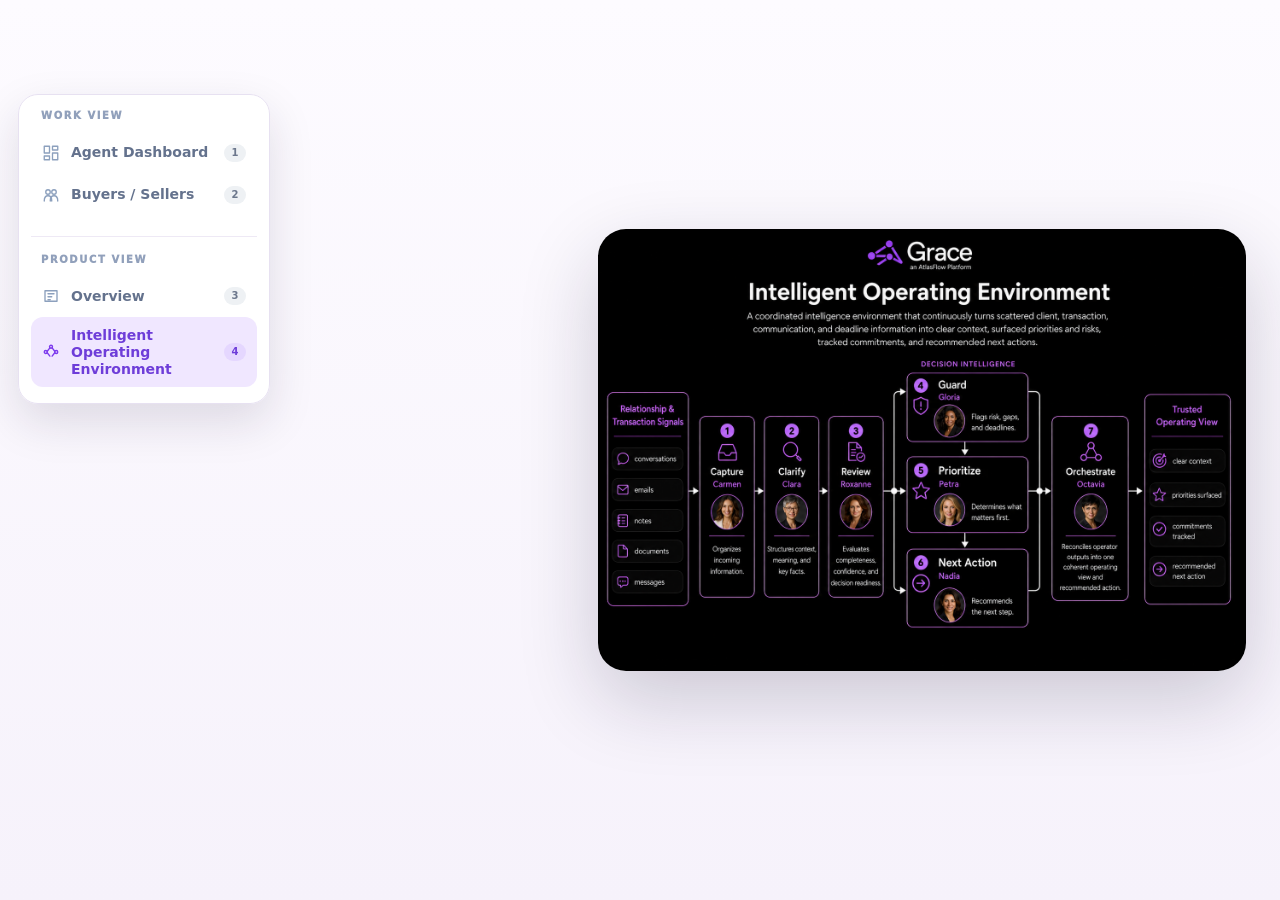
<file: operator-model.html>
<!DOCTYPE html><html lang="en"><head><meta charset="utf-8"/><meta http-equiv="refresh" content="0; url=intelligent-operating-environment.html"/><title>Redirecting…</title></head><body><p>Redirecting to <a href="intelligent-operating-environment.html">Intelligent Operating Environment</a>…</p></body></html>
</file>
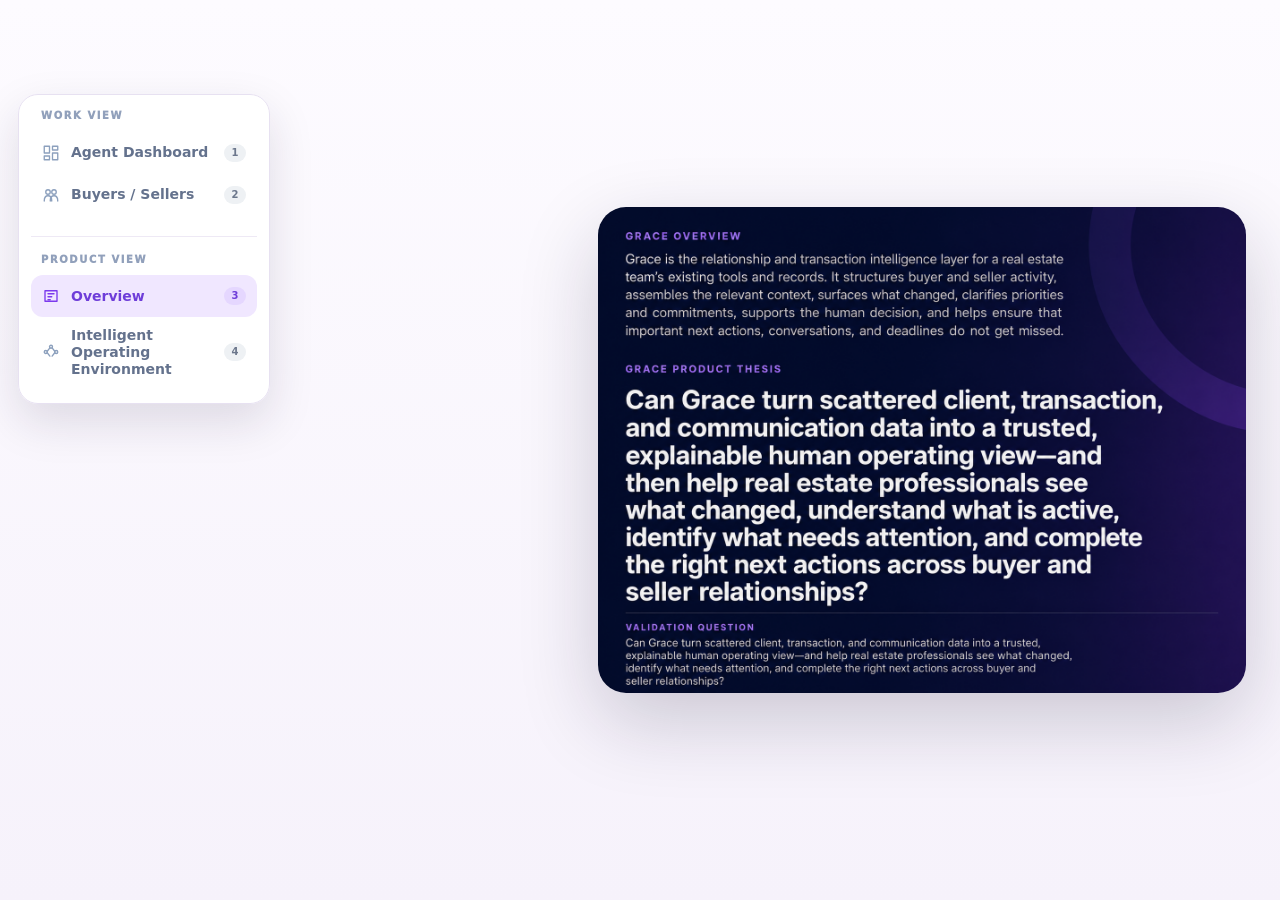
<file: overview.html>
<!DOCTYPE html>
<html lang="en"><head><meta charset="utf-8"/><meta content="width=device-width,initial-scale=1" name="viewport"/><title>Grace | Product Thesis / Overview</title><style>
:root {
  --ink:#101218;
  --muted:#667085;
  --line:#e8e3f4;
  --soft:#fbf9ff;
  --card:#ffffff;
  --purple:#8f54f6;
  --purple2:#6e3dd9;
  --violet:#ede4ff;
  --green:#0f7b5d;
  --amber:#9a6700;
  --red:#b42318;
  --blue:#0f5f8b;
  --shadow:0 20px 64px rgba(28,25,48,.12);
  --shadow2:0 12px 34px rgba(28,25,48,.10);
  --radius:26px;
  --max:1220px;
}
*{box-sizing:border-box}
html{scroll-behavior:smooth}
body{
  margin:0;
  font-family:Inter, ui-sans-serif, system-ui, -apple-system, BlinkMacSystemFont, "Segoe UI", sans-serif;
  color:var(--ink);
  background:
    radial-gradient(circle at 14% 0%, rgba(143,84,246,.12), transparent 30%),
    radial-gradient(circle at 88% 20%, rgba(15,123,93,.10), transparent 34%),
    linear-gradient(180deg,#fff 0%,#fbf9ff 48%,#f7f4fb 100%);
  line-height:1.45;
}
a{color:inherit;text-decoration:none}
button{font:inherit}
img{max-width:100%;display:block}
.wrap{width:min(calc(100% - 40px), var(--max));margin:0 auto}
.brand{display:flex;align-items:center;gap:12px;min-width:0;flex:0 0 auto}
.mark{width:42px;height:42px;border-radius:16px;background:linear-gradient(135deg,var(--purple),var(--purple2));display:grid;place-items:center;box-shadow:0 14px 28px rgba(143,84,246,.22)}
.mark svg{width:26px;height:26px;stroke:#fff;fill:none;stroke-width:2.2;stroke-linecap:round;stroke-linejoin:round}
.brand strong{display:block;font-size:20px;letter-spacing:-.04em}
.brand small{display:block;color:var(--muted);font-weight:700;font-size:12px;margin-top:1px}
.brandLogo{
  height:58px;
  width:auto;
  display:block;
  object-fit:contain;
}
@media(max-width:760px){.brandLogo{height:46px}}

.nav{display:flex;gap:22px;color:var(--muted);font-size:14px;font-weight:750;align-items:center}
.nav a:hover{color:var(--purple2)}
.hero{padding:72px 0 54px}
.heroGrid{display:block;max-width:1040px}
.eyebrow{
  display:inline-flex;align-items:center;gap:8px;
  background:var(--violet);
  border:1px solid rgba(143,84,246,.22);
  color:var(--purple2);
  border-radius:999px;
  padding:8px 12px;
  font-weight:900;
  font-size:12px;
  letter-spacing:.08em;
  text-transform:uppercase;
  margin-bottom:18px;
}
h1{font-size:clamp(56px,8vw,112px);line-height:.9;letter-spacing:-.07em;margin:0 0 22px;max-width:940px}
h2{font-size:clamp(30px,4vw,52px);line-height:.98;letter-spacing:-.055em;margin:0 0 12px}
h3{letter-spacing:-.03em;margin:0 0 8px}
.lead{font-size:22px;color:var(--muted);max-width:820px;margin:0 0 28px}
.actions{display:flex;gap:12px;flex-wrap:wrap;margin-top:18px}
.btn{
  display:inline-flex;align-items:center;justify-content:center;gap:8px;
  border-radius:999px;
  border:1px solid transparent;
  padding:13px 18px;
  font-weight:900;
  cursor:pointer;
}
.btn.primary{background:linear-gradient(135deg,var(--purple),var(--purple2));color:#fff;box-shadow:0 14px 28px rgba(143,84,246,.25)}
.btn.secondary{background:#fff;border-color:var(--line);color:#2b2d36}
.heroCard{
  background:#fff;
  border:1px solid var(--line);
  border-radius:32px;
  box-shadow:var(--shadow);
  overflow:hidden;
  position:relative;
}
.heroCard img{width:100%;aspect-ratio:16/10;object-fit:cover;object-position:left center}
.heroOverlay{
  position:absolute;left:18px;right:18px;bottom:18px;
  background:rgba(255,255,255,.91);
  backdrop-filter:blur(16px);
  border:1px solid rgba(255,255,255,.8);
  border-radius:22px;
  padding:18px;
  box-shadow:0 16px 32px rgba(18,16,32,.14);
}
.heroOverlay b{display:block}
.heroOverlay p{margin:4px 0 0;color:var(--muted);font-size:14px}
.section{padding:36px 0}
.card{
  background:var(--card);
  border:1px solid var(--line);
  border-radius:var(--radius);
  box-shadow:var(--shadow2);
}
.pad{padding:24px}
.demoDiscovery{
  padding:20px;
  display:flex;
  justify-content:space-between;
  align-items:center;
  gap:20px;
  margin:24px 0;
  border-left:5px solid var(--purple);
}
.demoDiscovery span,.sectionLabel,.panelLabel,.proofBadge,.artifactLabel{
  display:inline-flex;
  align-items:center;
  text-transform:uppercase;
  letter-spacing:.09em;
  color:var(--purple2);
  font-size:11px;
  font-weight:950;
}
.demoDiscovery h3{font-size:26px;margin:6px 0 6px}
.validationLabel{display:block;margin-top:14px;color:var(--purple2);font-size:12px;font-weight:950;text-transform:uppercase;letter-spacing:.09em}
.demoDiscovery p{margin:0;color:var(--muted);max-width:840px}
.discoveryPill{white-space:nowrap;background:var(--violet);border:1px solid #dac9ff;color:var(--purple2);border-radius:999px;padding:8px 10px;font-weight:950;font-size:11px}
.ovShell{
  background:linear-gradient(180deg,#fff,#fbf9ff);
  border:2px solid #d93025;
  border-radius:34px;
  box-shadow:var(--shadow);
  padding:24px;
}
.proofShell{
  margin-top:20px;
  background:linear-gradient(180deg,#fff,#fbf9ff);
  border:1px solid var(--line);
  border-radius:34px;
  box-shadow:var(--shadow);
  padding:24px;
}
.proofShell .replayHead{margin:0 0 12px}
.proofShell .principle{margin-top:14px}
.ovHeader{
  display:flex;justify-content:space-between;align-items:flex-start;gap:22px;
  border-bottom:1px solid var(--line);
  padding-bottom:20px;margin-bottom:18px;
}
.ovHeader h2{margin-top:8px}
.ovHeader p{color:var(--muted);margin:0;max-width:820px}
.mode{white-space:nowrap;background:var(--violet);color:var(--purple2);border:1px solid #dac9ff;border-radius:999px;padding:8px 10px;font-size:11px;font-weight:950}
.spine{display:grid;grid-template-columns:repeat(5,minmax(0,1fr));gap:12px;margin-bottom:16px}
.spine article{
  background:#fff;
  border:1px solid var(--line);
  border-radius:20px;
  padding:16px;
  box-shadow:0 12px 28px rgba(30,25,48,.06);
}
.spine span{display:inline-flex;align-items:center;justify-content:center;color:var(--purple2);font-weight:950;font-size:10px;line-height:1;padding:5px 8px;min-width:30px;background:var(--violet);border:1px solid #dac9ff;border-radius:999px;margin-bottom:10px}
.spine strong{display:block;line-height:1.16;margin-bottom:7px}
.spine p{margin:0;color:var(--muted);font-size:13px;line-height:1.35}
.spine .recordCard{appearance:none;width:100%;font:inherit;text-align:left;cursor:pointer;background:#fff;border:1px solid var(--line);border-radius:20px;padding:16px;box-shadow:0 12px 28px rgba(30,25,48,.06);transition:transform .18s ease,border-color .18s ease,box-shadow .18s ease}
.spine .recordCard:hover{transform:translateY(-2px);border-color:#cab7ff;box-shadow:0 16px 34px rgba(66,38,128,.12)}
.spine .recordCard.active{border-color:var(--purple);box-shadow:0 0 0 2px rgba(124,58,237,.12),0 16px 34px rgba(66,38,128,.13)}
.spine .recordCard small{display:block;margin:-2px 0 9px;color:var(--muted);font-size:11px;font-weight:800;text-transform:uppercase;letter-spacing:.06em}
.spine .recordCard em{display:block;margin-top:11px;color:var(--purple2);font-size:12px;font-style:normal;font-weight:900}
.spine .recordCard:focus-visible{outline:3px solid rgba(124,58,237,.28);outline-offset:2px}
.recordExpand{display:block;margin:-2px 0 18px;background:#17131f;color:#fff;border-radius:22px;padding:18px;box-shadow:0 14px 32px rgba(27,21,48,.16);overflow:hidden}
.recordExpand[hidden]{display:none}
.recordExpandTop{display:flex;justify-content:space-between;align-items:flex-start;gap:16px;margin-bottom:14px}
.recordExpandTop span{display:block;color:#d8c8ff;text-transform:uppercase;letter-spacing:.09em;font-size:11px;font-weight:950;margin-bottom:5px}
.recordExpandTop h3{margin:0;color:#fff;font-size:21px;letter-spacing:-.025em}
.recordExpandTop strong{color:#d8c8ff;font-size:12px;white-space:nowrap}
.recordExpandGrid{display:grid;grid-template-columns:repeat(4,minmax(0,1fr));gap:10px}
.recordExpandGrid article{background:#241b31;border:1px solid rgba(255,255,255,.10);border-radius:15px;padding:12px}
.recordExpandGrid span{display:block;color:#bca9e8;text-transform:uppercase;letter-spacing:.08em;font-size:10px;font-weight:950;margin-bottom:5px}
.recordExpandGrid p{margin:0;color:#fff;font-size:13px;line-height:1.38}
.recordExpandAction{margin-top:12px;padding:11px 13px;border-radius:14px;background:#fff;color:var(--purple2);font-size:13px;font-weight:900}
.recordCard[aria-expanded="true"]{border-color:var(--purple);box-shadow:0 0 0 2px rgba(124,58,237,.12),0 16px 34px rgba(66,38,128,.13)}
.workspace{display:grid;grid-template-columns:.95fr 1.05fr;gap:16px;align-items:start}
.queue,.detail{border-radius:24px;padding:18px}
.queue{background:#17131f;color:#fff}
.detail{background:#fff;border:1px solid var(--line)}
.panelTop{display:flex;align-items:center;justify-content:space-between;gap:12px;margin-bottom:14px}
.panelTop strong{font-size:12px;color:inherit;opacity:.68}
.queueList{display:grid;gap:11px}
.queueItem{
  width:100%;
  text-align:left;
  color:inherit;
  background:#241b31;
  border:1px solid rgba(255,255,255,.10);
  border-radius:18px;
  padding:14px;
  cursor:pointer;
  display:grid;
  grid-template-columns:minmax(0,1fr) auto;
  gap:12px;
  transition:transform .18s ease,border-color .18s ease,background .18s ease;
}
.queueItem:hover,.queueItem.active{background:#2c2140;border-color:#d6c2ff;transform:translateY(-1px)}
.queueItem h3{font-size:16px;margin-bottom:5px}
.queueItem p{margin:0;color:#d7cceb;font-size:13px;line-height:1.35}
.queueChip{align-self:start;border-radius:999px;background:#fff;color:var(--purple2);padding:6px 9px;font-size:11px;font-weight:950;white-space:nowrap}
.metaRow{display:grid;grid-template-columns:repeat(3,minmax(0,1fr));gap:8px;margin-top:11px}
.metaRow div{background:rgba(255,255,255,.06);border:1px solid rgba(255,255,255,.08);border-radius:12px;padding:8px}
.metaRow dt{font-size:10px;letter-spacing:.08em;text-transform:uppercase;color:#b9acd9;font-weight:950;margin-bottom:3px}
.metaRow dd{margin:0;color:#fff;font-size:12px;line-height:1.25}
.detail h2{font-size:32px;margin-bottom:14px}
.detailGrid{display:grid;grid-template-columns:repeat(2,minmax(0,1fr));gap:10px}
.detailGrid div{background:#fbf9ff;border:1px solid var(--line);border-radius:16px;padding:14px}
.detailGrid span{display:block;font-size:11px;text-transform:uppercase;letter-spacing:.09em;font-weight:950;color:var(--purple2);margin-bottom:7px}
.detailGrid p{margin:0;color:var(--muted);font-size:14px;line-height:1.42}
.detailGrid div.wide{grid-column:1/-1}
.contactWorkspace{grid-template-columns:repeat(2,minmax(0,1fr));gap:16px;align-items:start}
.contactColumn{border-radius:24px;padding:18px;min-width:0}
.buyersColumn{background:#17131f;color:#fff}
.sellersColumn{background:#fff;color:var(--ink);border:1px solid var(--line)}
.contactList{display:grid;gap:12px}
.contactRecord{position:relative;border-radius:18px;padding:15px;min-width:0}
.buyersColumn .contactRecord{background:#241b31;border:1px solid rgba(255,255,255,.11)}
.sellersColumn .contactRecord{background:#fbf9ff;border:1px solid var(--line)}
.contactRecordTop{display:flex;align-items:flex-start;justify-content:space-between;gap:12px;margin-bottom:7px}
.contactRecord h3{margin:0;font-size:17px;line-height:1.2;letter-spacing:-.015em}
.contactRecord p{margin:0;font-size:13px;line-height:1.42}
.buyersColumn .contactRecord p{color:#d7cceb}
.sellersColumn .contactRecord p{color:var(--muted)}
.contactChip{flex:none;border-radius:999px;padding:6px 9px;font-size:10px;font-weight:950;white-space:nowrap}
.buyersColumn .contactChip{background:#fff;color:var(--purple2)}
.sellersColumn .contactChip{background:#eee7ff;color:var(--purple2);border:1px solid #d9c9ff}
.contactMeta{display:grid;grid-template-columns:repeat(3,minmax(0,1fr));gap:8px;margin-top:12px}
.contactMeta div{border-radius:12px;padding:9px;min-width:0}
.buyersColumn .contactMeta div{background:rgba(255,255,255,.06);border:1px solid rgba(255,255,255,.08)}
.sellersColumn .contactMeta div{background:#fff;border:1px solid var(--line)}
.contactMeta dt{font-size:9px;letter-spacing:.09em;text-transform:uppercase;font-weight:950;margin-bottom:4px}
.buyersColumn .contactMeta dt{color:#b9acd9}
.sellersColumn .contactMeta dt{color:var(--purple2)}
.contactMeta dd{margin:0;font-size:12px;line-height:1.28;overflow-wrap:anywhere}
.buyersColumn .contactMeta dd{color:#fff}
.sellersColumn .contactMeta dd{color:var(--ink)}
@media(max-width:900px){.contactWorkspace{grid-template-columns:1fr}.contactMeta{grid-template-columns:repeat(3,minmax(0,1fr))}}
@media(max-width:560px){.contactMeta{grid-template-columns:1fr}.contactRecordTop{flex-direction:column}.contactChip{align-self:flex-start}}

.contactWorkspace{margin-top:18px;display:grid!important;grid-template-columns:minmax(0,1fr) minmax(0,1fr)!important;gap:18px!important;align-items:start!important}
.contactColumn{min-height:100%;padding:20px!important}
.contactColumn .panelTop{align-items:flex-start;margin-bottom:16px;padding-bottom:14px;border-bottom:1px solid rgba(255,255,255,.10)}
.sellersColumn .panelTop{border-bottom-color:var(--line)}
.contactColumn .panelTop h2{font-size:25px;line-height:1.05;margin:5px 0 0;letter-spacing:-.035em}
.contactColumn .panelTop strong{padding-top:3px;white-space:nowrap}
.contactList{display:grid!important;grid-template-columns:1fr!important;gap:12px!important}
.contactRecord{display:block!important;min-height:168px}
@media(max-width:900px){.contactWorkspace{grid-template-columns:1fr!important}.contactRecord{min-height:auto}}
.replayHead{display:flex;justify-content:space-between;align-items:end;gap:18px;margin:24px 0 12px}
.replayHead p{margin:4px 0 0;color:var(--muted)}
.replay{
  background:#17131f;
  color:#fff;
  border-radius:30px;
  padding:18px;
  box-shadow:0 22px 70px rgba(27,21,48,.26);
  overflow:hidden;
  position:relative;
}
.replay:before{content:"";position:absolute;right:-90px;bottom:-130px;width:340px;height:340px;border-radius:50%;background:rgba(143,84,246,.16)}
.replayGrid{display:grid;grid-template-columns:.75fr 1.25fr;gap:16px;position:relative}
.messagePane,.flowPane{border-radius:22px;padding:18px}
.messagePane{background:#fff;color:var(--ink);border:1px solid rgba(255,255,255,.16)}
.messagePane h3,.flowPane h3{font-size:14px;text-transform:uppercase;letter-spacing:.09em;color:var(--muted);margin-bottom:12px}
.messageBubble{border-radius:18px;padding:13px 14px;box-shadow:0 10px 26px rgba(28,25,48,.08);font-size:14px;line-height:1.35;margin-bottom:10px;opacity:0;transform:translateY(12px)}
.replay.run .messageBubble{animation:showBubble .42s ease forwards}
.messageBubble:nth-child(2){animation-delay:.4s}
.messageBubble:nth-child(3){animation-delay:1.4s}
.messageBubble:nth-child(4){animation-delay:2.4s}
.messageBubble.inbound{background:#f8f7fb;border:1px solid var(--line)}
.messageBubble.system{background:#f2ecff;border:1px solid #dfd0ff}
.messageBubble.outbound{background:#101218;color:#fff}
.messageBubble b{display:block;font-size:11px;text-transform:uppercase;letter-spacing:.08em;opacity:.72;margin-bottom:4px}
.flowPane{background:#181321;color:#fff;position:relative;min-height:330px}
.track{position:relative;height:118px;margin-bottom:16px}
.trackLine{position:absolute;left:36px;right:36px;top:44px;height:3px;background:rgba(255,255,255,.18);border-radius:99px;overflow:hidden}
.trackLine:after{content:"";display:block;height:100%;width:0;background:linear-gradient(90deg,var(--purple),var(--green));border-radius:99px}
.replay.run .trackLine:after{animation:trackFill 6s ease both}
.packet{position:absolute;top:33px;left:26px;width:24px;height:24px;border-radius:50%;background:#fff;box-shadow:0 0 0 9px rgba(143,84,246,.22),0 12px 30px rgba(143,84,246,.35)}
.replay.run .packet{animation:packetRun 6s ease both}
.nodes{position:relative;z-index:2;display:grid;grid-template-columns:repeat(5,1fr);gap:6px}
.node{text-align:center;font-size:11px;font-weight:900;color:#cfc5e7}
.nodeIcon{width:48px;height:48px;margin:0 auto 8px;border-radius:16px;background:#241b34;border:1px solid rgba(255,255,255,.10);display:grid;place-items:center}
.replay.run .node:nth-child(1) .nodeIcon{animation:nodePulse .7s .2s ease both}
.replay.run .node:nth-child(2) .nodeIcon{animation:nodePulse .7s 1.25s ease both}
.replay.run .node:nth-child(3) .nodeIcon{animation:nodePulse .7s 2.35s ease both}
.replay.run .node:nth-child(4) .nodeIcon{animation:nodePulse .7s 3.55s ease both}
.replay.run .node:nth-child(5) .nodeIcon{animation:nodePulse .7s 4.85s ease both}
.nodeIcon svg{width:22px;height:22px;stroke:#fff;stroke-width:2.2;fill:none;stroke-linecap:round;stroke-linejoin:round}
.log{display:grid;gap:9px}
.log div{background:rgba(255,255,255,.08);border:1px solid rgba(255,255,255,.11);border-radius:14px;padding:10px 12px;color:#e8e0fb;font-size:13px;opacity:0;transform:translateY(8px)}
.replay.run .log div{animation:showBubble .42s ease forwards}
.replay.run .log div:nth-child(1){animation-delay:.65s}
.replay.run .log div:nth-child(2){animation-delay:1.75s}
.replay.run .log div:nth-child(3){animation-delay:2.85s}
.replay.run .log div:nth-child(4){animation-delay:4.05s}
.replay.run .log div:nth-child(5){animation-delay:5.15s}
.principle{display:grid;grid-template-columns:repeat(4,minmax(0,1fr));gap:12px;margin-top:16px}
.principle article{background:#fff;border:1px solid var(--line);border-radius:18px;padding:14px;box-shadow:0 12px 28px rgba(30,25,48,.06)}
.principle span{display:block;color:var(--purple2);font-size:12px;font-weight:950;text-transform:uppercase;letter-spacing:.1em;margin-bottom:6px}
.principle p{margin:0;color:var(--muted);font-size:13px}
.proofGrid{display:grid;grid-template-columns:repeat(5,minmax(0,1fr));gap:14px}
.proofCard{overflow:hidden;cursor:pointer;transition:transform .18s ease,box-shadow .18s ease;border:1px solid var(--line)}
.proofCard:hover{transform:translateY(-3px);box-shadow:0 22px 50px rgba(28,25,48,.14)}
.proofImage{background:#f4f2fb;min-height:170px;display:grid;place-items:center;overflow:hidden}
.proofImage img{width:100%;height:190px;object-fit:cover}
.proofImage.phone img{object-fit:cover;height:290px;object-position:top center}
.proofBody{padding:14px 16px 16px}
.proofBody h3{font-size:17px;margin:8px 0 6px}
.proofBody p{margin:0;color:var(--muted);font-size:13px;line-height:1.4}
.proofBadge{padding:4px 7px;line-height:1;border-radius:999px;background:var(--violet);border:1px solid #dac9ff}
.modal{position:fixed;inset:0;z-index:1000;display:none;align-items:center;justify-content:center;background:rgba(15,18,32,.72);backdrop-filter:blur(10px);padding:20px}
.modal.open{display:flex}
.modalPanel{width:min(1180px,96vw);max-height:92vh;background:#fff;border-radius:28px;overflow:hidden;box-shadow:0 34px 100px rgba(0,0,0,.35)}
.modalTop{display:flex;align-items:center;justify-content:space-between;gap:18px;padding:16px 18px;border-bottom:1px solid var(--line);background:linear-gradient(180deg,#fff,#faf9ff)}
.modalTitle{font-weight:950;font-size:18px}
.modalCaption{font-size:13px;color:var(--muted);margin-top:2px}
.modalClose{border:1px solid var(--line);background:#fff;border-radius:999px;padding:9px 12px;font-weight:950;cursor:pointer}
.modalBody{background:#f7f7fb;padding:16px;overflow:auto;max-height:calc(92vh - 82px)}
.modalBody img{width:100%;height:auto;border-radius:16px;border:1px solid var(--line);background:#fff}
body.modalLocked{overflow:hidden}
footer{border-top:1px solid var(--line);background:#fff;margin-top:36px}
.foot{min-height:66px;display:flex;justify-content:center;align-items:center;color:var(--muted);font-size:14px;font-weight:800}
@keyframes showBubble{to{opacity:1;transform:translateY(0)}}
@keyframes trackFill{to{width:100%}}
@keyframes packetRun{0%{left:26px}20%{left:calc(25% - 12px)}42%{left:calc(50% - 12px)}65%{left:calc(75% - 12px)}100%{left:calc(100% - 50px)}}
@keyframes nodePulse{0%{transform:scale(1)}45%{transform:scale(1.12);box-shadow:0 0 0 10px rgba(143,84,246,.16)}100%{transform:scale(1)}}
@media(max-width:1100px){
  .heroGrid,.workspace,.replayGrid{grid-template-columns:1fr}
  .spine{grid-template-columns:repeat(2,minmax(0,1fr))}
  .recordExpandGrid,.principle{grid-template-columns:repeat(2,minmax(0,1fr))}
  .proofGrid{grid-template-columns:repeat(2,minmax(0,1fr))}
}
@media(max-width:760px){
  .nav{display:none}
  .brand strong{font-size:18px}
  .hero{padding-top:32px}
  .ovHeader,.demoDiscovery,.replayHead{display:block}
  .proofShell{padding:16px;border-radius:26px}
  .mode,.discoveryPill{display:inline-flex;margin-top:12px}
  .spine,.recordExpandGrid,.detailGrid,.metaRow,.principle,.proofGrid{grid-template-columns:1fr}
  .ovShell{padding:16px;border-radius:26px}
  .queueItem{grid-template-columns:1fr}
  .queueChip{display:inline-flex;width:max-content}
  .proofImage img,.proofImage.phone img{height:230px}
}

/* Animated proof artifact carousel */
.artifactCarousel{overflow:hidden;padding:18px;background:linear-gradient(180deg,#fff,#fbf9ff);border-radius:30px}
.artifactTrack{display:flex;gap:16px;width:max-content;animation:artifactScroll 42s linear infinite}
.artifactCarousel:hover .artifactTrack{animation-play-state:paused}
.artifactSlide{flex:0 0 360px;background:#fff;border:1px solid var(--line);border-radius:24px;box-shadow:0 14px 38px rgba(28,25,48,.10);overflow:hidden}
.artifactSlide.phone{flex-basis:270px}
.artifactImage{background:#f4f2fb;display:grid;place-items:center;overflow:hidden;height:260px}
.artifactSlide.phone .artifactImage{height:360px}
.artifactImage img{width:100%;height:100%;object-fit:cover;object-position:top center}
.artifactCopy{padding:16px}
.artifactCopy span{display:inline-flex;color:var(--purple2);background:var(--violet);border:1px solid #dac9ff;border-radius:999px;padding:4px 8px;font-size:10px;font-weight:950;margin-bottom:9px}
.artifactCopy h3{font-size:18px;margin:0 0 6px}
.artifactCopy p{margin:0;color:var(--muted);font-size:13px;line-height:1.4}
@keyframes artifactScroll{from{transform:translateX(0)}to{transform:translateX(calc(-50% - 8px))}}
@media(max-width:760px){.artifactSlide{flex-basis:82vw}.artifactSlide.phone{flex-basis:72vw}.artifactImage{height:220px}.artifactSlide.phone .artifactImage{height:360px}}


/* Atlas RE top illustration */
.atlasReIllustration{
  margin:34px 0 0;
  padding:12px;
  border-radius:34px;
  overflow:hidden;
  background:rgba(255,255,255,.86);
  box-shadow:var(--shadow);
}
.atlasReIllustration img{
  width:100%;
  border-radius:24px;
  border:1px solid rgba(232,227,244,.92);
  background:#fff;
}
.atlasReIllustration figcaption{
  padding:12px 8px 2px;
  color:var(--muted);
  font-size:14px;
  font-weight:750;
  text-align:center;
}


.queueItem.active{box-shadow:0 0 0 2px rgba(255,255,255,.18),0 16px 34px rgba(143,84,246,.22)}
.queueItem:first-child{border-color:#ffb4aa;background:linear-gradient(135deg,#3a1d2d,#2c2140)}
</style><style>
.graceThesisImage{width:min(calc(100% - 40px),var(--max));margin:64px auto 28px;padding:0;border:0;background:transparent;box-shadow:none}
.graceThesisImage img{display:block;width:100%;height:auto;border-radius:28px;box-shadow:0 22px 52px rgba(29,23,40,.14)}
@media (max-width:720px){.graceThesisImage{width:min(calc(100% - 20px),var(--max));margin:36px auto 20px}.graceThesisImage img{border-radius:20px}}
</style><style>
/* Active customer cards sit between the Today View title and buyer/seller columns. */
.primaryActionBlock{margin:18px 0 22px;padding-top:2px}
.primaryActionHead{display:flex;align-items:flex-end;justify-content:space-between;gap:18px;margin:0 0 14px}
.primaryActionHead h3{font-size:23px;line-height:1.08;margin:5px 0 0;letter-spacing:-.035em}
.primaryActionHead p{margin:0;color:var(--muted);font-size:13px;text-align:right;max-width:390px}
.primaryActionCards{display:grid;grid-template-columns:repeat(5,minmax(0,1fr));gap:12px;margin:0 0 14px}
.primaryActionCards .recordCard{min-height:194px;display:flex;flex-direction:column}
.primaryActionCards .recordCard p{flex:1}
.primaryActionCards .recordCard em{display:flex;align-items:center;gap:6px}
.primaryActionCards .recordCard em::after{content:"→";font-size:14px}
.primaryActionDetail{margin:0 0 22px;animation:primaryDetailIn .24s ease both}
.primaryActionDetail[hidden]{display:none}
.primaryActionDetail .recordExpandTop{border-bottom:1px solid rgba(255,255,255,.10);padding-bottom:13px}
.primaryActionDetail .recordExpandTop strong{background:rgba(255,255,255,.09);border:1px solid rgba(255,255,255,.10);border-radius:999px;padding:7px 10px}
.primaryActionDetail .recordExpandGrid{grid-template-columns:repeat(5,minmax(0,1fr))}
.primaryActionDetail .recordExpandAction{display:flex;justify-content:space-between;align-items:center;gap:18px}
.primaryActionDetail .recordExpandAction span{color:#bca9e8;font-size:10px;text-transform:uppercase;letter-spacing:.08em;font-weight:950;white-space:nowrap}
@keyframes primaryDetailIn{from{opacity:.35;transform:translateY(-8px)}to{opacity:1;transform:translateY(0)}}
@media(max-width:1100px){
  .primaryActionCards{grid-template-columns:repeat(3,minmax(0,1fr))}
  .primaryActionDetail .recordExpandGrid{grid-template-columns:repeat(3,minmax(0,1fr))}
}
@media(max-width:760px){
  .primaryActionHead{display:block}
  .primaryActionHead p{text-align:left;margin-top:6px}
  .primaryActionCards{grid-template-columns:1fr}
  .primaryActionCards .recordCard{min-height:auto}
  .primaryActionDetail .recordExpandGrid{grid-template-columns:1fr}
  .primaryActionDetail .recordExpandTop,.primaryActionDetail .recordExpandAction{display:block}
  .primaryActionDetail .recordExpandTop strong{display:inline-flex;margin-top:10px}
  .primaryActionDetail .recordExpandAction span{display:block;margin-bottom:5px}
}

/* Decision controls for Shelly */
.decisionPanel{margin:0 0 14px;padding:14px;border-radius:16px;background:#21182d;border:1px solid rgba(255,255,255,.10)}
.decisionPanelTop{display:flex;justify-content:space-between;align-items:center;gap:12px;margin-bottom:10px}.decisionPanelTop span{color:#fff;font-size:12px;font-weight:950;letter-spacing:.09em;text-transform:uppercase}.decisionPanelTop strong{color:#e8dcff;font-size:13px}
.decisionPanelTop span{color:#bca9e8;font-size:10px;text-transform:uppercase;letter-spacing:.08em;font-weight:950}
.decisionPanelTop strong{font-size:12px;color:#fff}
.decisionChoices{display:grid;grid-template-columns:repeat(3,minmax(0,1fr));gap:10px}
.decisionBtn{border:1px solid rgba(255,255,255,.24);background:#fff;color:#5e2bc7;border-radius:13px;padding:12px 13px;font-weight:950;cursor:pointer;transition:transform .16s ease,background .16s ease,border-color .16s ease;box-shadow:0 6px 14px rgba(0,0,0,.12)}
.decisionBtn:hover{transform:translateY(-2px);border-color:#fff;background:#f4eeff}.decisionBtn[data-decision="Approved"]{background:#eaf8f1;color:#0f6d50}.decisionBtn[data-decision="Disapproved"]{background:#fff1f0;color:#b42318}.decisionBtn[data-decision^="Delegated"]{background:#eef4ff;color:#2457a6}
.decisionBtn:focus-visible{outline:3px solid rgba(216,198,255,.38);outline-offset:2px}
.primaryActionDetail.decisionComplete{background:linear-gradient(135deg,#123b2c,#15523b);box-shadow:0 16px 36px rgba(15,123,93,.24)}
.primaryActionDetail.decisionComplete .recordExpandAction{background:#eaf8f1;color:#0f6d50}
.primaryActionDetail.decisionComplete .decisionPanel{background:rgba(255,255,255,.08)}
.primaryActionCards .recordCard.resolved{border-color:#43a77d;background:linear-gradient(180deg,#f2fbf6,#e8f7ef);box-shadow:0 0 0 2px rgba(15,123,93,.10),0 14px 30px rgba(15,123,93,.12)}
.primaryActionCards .recordCard.resolved em{color:#0f7b5d}
.primaryActionCards .recordCard .resolutionBadge{display:none;margin-top:10px;padding:6px 8px;border-radius:999px;background:#dff5e9;border:1px solid #a9dfc4;color:#0f6d50;font-size:10px;font-weight:950;text-transform:uppercase;letter-spacing:.06em}
.primaryActionCards .recordCard.resolved .resolutionBadge{display:inline-flex;width:max-content}

.primaryActionCards .recordCard.decisionResolved{background:#edf9f3;border-color:#38a77a;box-shadow:0 0 0 2px rgba(15,123,93,.12),0 14px 30px rgba(15,123,93,.14)}
.primaryActionCards .recordCard.decisionResolved .resolutionBadge{display:inline-flex;margin-top:8px;width:max-content;padding:5px 8px;border-radius:999px;background:#0f7b5d;color:#fff;font-size:10px;font-weight:950;text-transform:uppercase;letter-spacing:.06em}
@media(max-width:760px){.decisionChoices{grid-template-columns:1fr}}

/* Automation reset control */
.viewerToolbar{display:flex;justify-content:flex-end;align-items:center;margin:0 8px 12px}
.resetAutomationBtn{display:inline-flex;align-items:center;gap:8px;border:1px solid #d6c8f6;background:#fff;color:var(--purple2);border-radius:999px;padding:10px 14px;font-weight:950;font-size:12px;cursor:pointer;box-shadow:0 10px 24px rgba(28,25,48,.08);transition:transform .16s ease,border-color .16s ease,box-shadow .16s ease}
.resetAutomationBtn:hover{transform:translateY(-1px);border-color:var(--purple);box-shadow:0 14px 28px rgba(28,25,48,.12)}
.resetAutomationBtn:focus-visible{outline:3px solid rgba(143,84,246,.22);outline-offset:2px}
@media(max-width:760px){.viewerToolbar{margin:0 0 10px}.resetAutomationBtn{width:100%;justify-content:center}}
</style><style>
/* Reduce the vertical gap between the Grace viewer label and the OV shell by 35%. */
.hero { padding-bottom: 35px; }
#viewer.section { padding-top: 23px; }
.viewerToolbar { margin-bottom: 8px; }

@media (max-width:760px) {
  .viewerToolbar { margin-bottom: 7px; }
}
</style><style>
/* Decision-specific colors for the main priority customer cards. */
.primaryActionCards .recordCard.decisionApproved {
  border-color:#24a06b !important;
  box-shadow:0 0 0 2px rgba(36,160,107,.14),0 14px 30px rgba(36,160,107,.14) !important;
}
.primaryActionCards .recordCard.decisionDisapproved {
  border-color:#d93025 !important;
  box-shadow:0 0 0 2px rgba(217,48,37,.12),0 14px 30px rgba(217,48,37,.12) !important;
}
.primaryActionCards .recordCard.decisionDelegated {
  border-color:#2f6fd6 !important;
  box-shadow:0 0 0 2px rgba(47,111,214,.12),0 14px 30px rgba(47,111,214,.12) !important;
}

.primaryActionCards .recordCard.decisionApproved .resolutionBadge {
  background:#0f7b5d !important;
  border-color:#0f7b5d !important;
  color:#fff !important;
}
.primaryActionCards .recordCard.decisionDisapproved .resolutionBadge {
  background:#b42318 !important;
  border-color:#b42318 !important;
  color:#fff !important;
}
.primaryActionCards .recordCard.decisionDelegated .resolutionBadge {
  background:#2457a6 !important;
  border-color:#2457a6 !important;
  color:#fff !important;
}
</style><style>
/* Expandable buyer/seller contact detail cards */
.contactColumn{
  position:relative;
  overflow:hidden;
}
.contactRecord{
  cursor:pointer;
  transition:transform .16s ease,border-color .16s ease,box-shadow .16s ease;
}
.contactRecord:hover{
  transform:translateY(-2px);
}
.buyersColumn .contactRecord:hover{
  border-color:#8f6bc9;
  box-shadow:0 14px 28px rgba(0,0,0,.18);
}
.sellersColumn .contactRecord:hover{
  border-color:#c8b5ff;
  box-shadow:0 14px 28px rgba(44,28,84,.10);
}
.contactRecord:focus-visible{
  outline:3px solid rgba(143,84,246,.30);
  outline-offset:3px;
}

.contactDetailOverlay{
  position:absolute;
  inset:0;
  z-index:20;
  display:none;
  padding:20px;
  border-radius:24px;
  animation:contactDetailIn .22s ease both;
}
.contactDetailOverlay.open{display:block}
.buyersColumn .contactDetailOverlay{
  background:#17131f;
  color:#fff;
}
.sellersColumn .contactDetailOverlay{
  background:#fff;
  color:var(--ink);
}
.contactDetailCard{
  min-height:100%;
  border-radius:20px;
  padding:22px;
  display:flex;
  flex-direction:column;
}
.buyersColumn .contactDetailCard{
  background:#241b31;
  border:1px solid rgba(255,255,255,.12);
}
.sellersColumn .contactDetailCard{
  background:#fbf9ff;
  border:1px solid var(--line);
}
.contactDetailTop{
  display:flex;
  align-items:flex-start;
  justify-content:space-between;
  gap:18px;
  padding-bottom:18px;
  margin-bottom:18px;
}
.buyersColumn .contactDetailTop{border-bottom:1px solid rgba(255,255,255,.12)}
.sellersColumn .contactDetailTop{border-bottom:1px solid var(--line)}
.contactDetailEyebrow{
  display:block;
  color:var(--purple);
  text-transform:uppercase;
  letter-spacing:.10em;
  font-size:10px;
  font-weight:950;
  margin-bottom:7px;
}
.contactDetailTitle{
  margin:0;
  font-size:28px;
  line-height:1.08;
  letter-spacing:-.04em;
}
.contactDetailClose{
  flex:none;
  border-radius:999px;
  padding:9px 12px;
  font-weight:950;
  cursor:pointer;
}
.buyersColumn .contactDetailClose{
  border:1px solid rgba(255,255,255,.20);
  background:#fff;
  color:#5e2bc7;
}
.sellersColumn .contactDetailClose{
  border:1px solid var(--line);
  background:#fff;
  color:var(--purple2);
}
.contactDetailSummary{
  margin:0 0 18px;
  font-size:15px;
  line-height:1.55;
}
.buyersColumn .contactDetailSummary{color:#e4daf4}
.sellersColumn .contactDetailSummary{color:var(--muted)}
.contactDetailGrid{
  display:grid;
  grid-template-columns:repeat(2,minmax(0,1fr));
  gap:12px;
  margin-bottom:16px;
}
.contactDetailField{
  border-radius:15px;
  padding:13px;
}
.buyersColumn .contactDetailField{
  background:rgba(255,255,255,.06);
  border:1px solid rgba(255,255,255,.09);
}
.sellersColumn .contactDetailField{
  background:#fff;
  border:1px solid var(--line);
}
.contactDetailField span{
  display:block;
  color:var(--purple);
  text-transform:uppercase;
  letter-spacing:.09em;
  font-size:9px;
  font-weight:950;
  margin-bottom:6px;
}
.contactDetailField p{
  margin:0;
  font-size:13px;
  line-height:1.42;
}
.buyersColumn .contactDetailField p{color:#fff}
.sellersColumn .contactDetailField p{color:var(--ink)}
.contactDetailAction{
  margin-top:auto;
  border-radius:16px;
  padding:15px;
}
.buyersColumn .contactDetailAction{
  background:#fff;
  color:var(--purple2);
}
.sellersColumn .contactDetailAction{
  background:#17131f;
  color:#fff;
}
.contactDetailAction span{
  display:block;
  text-transform:uppercase;
  letter-spacing:.09em;
  font-size:9px;
  font-weight:950;
  opacity:.68;
  margin-bottom:5px;
}
.contactDetailAction strong{
  font-size:15px;
  line-height:1.38;
}
@keyframes contactDetailIn{
  from{opacity:0;transform:translateY(8px)}
  to{opacity:1;transform:translateY(0)}
}
@media(max-width:560px){
  .contactDetailGrid{grid-template-columns:1fr}
  .contactDetailOverlay{padding:14px}
  .contactDetailCard{padding:17px}
  .contactDetailTitle{font-size:23px}
}
</style><style>
/* Grace footer */
.graceFooter{
  margin-top:36px;
  background:#0a0a0a;
  color:#c8c8d0;
  border-top:1px solid rgba(255,255,255,.06);
}
.graceFooterInner{
  min-height:64px;
  display:grid;
  grid-template-columns:1fr auto 1fr;
  align-items:center;
  gap:24px;
  width:min(calc(100% - 40px), var(--max));
  margin:0 auto;
  font-size:14px;
  font-weight:700;
}
.graceFooterLeft{justify-self:start}
.graceFooterCenter{justify-self:center}
.graceFooterRight{justify-self:end}
@media(max-width:760px){
  .graceFooterInner{
    grid-template-columns:1fr;
    gap:8px;
    padding:18px 0;
    text-align:center;
  }
  .graceFooterLeft,
  .graceFooterCenter,
  .graceFooterRight{justify-self:center}
}
</style><style>
/* Use the tightly cropped Shelly Walters logo without the former viewer pill. */
.hero{padding:54px 0 0}
.heroGrid{display:flex;justify-content:flex-start;max-width:none}
.heroBrandStack{display:flex;flex-direction:column;align-items:flex-start;width:max-content;margin:12px 0 16px 0}
.heroGraceLogo{width:180px;height:auto;display:block;margin:0 0 16px 24px;object-fit:contain}
.heroBrandStack > .eyebrow{margin:0;text-align:left}
#viewer.section{padding-top:0}
.viewerToolbar{display:none}
@media(max-width:760px){
  .hero{padding:40px 0 0}
  .heroBrandStack{margin:10px 0 14px 0}
  .heroGraceLogo{width:150px;max-width:calc(100vw - 48px);margin:0 0 14px 24px}
}
</style><style>
/* Grace Operator Model inserted at the bottom of the page.
   Scale the model up by ~35% on desktop so the diagram itself reads larger. */
.graceOperatorModelSection{padding:36px 0 48px}
.graceOperatorModelSection .wrap{width:min(calc(100% - 24px), 1647px)}
.graceOperatorModelCard{position:relative;margin:0;padding:26px 8px 18px;background:#fff;border:1px solid var(--line);border-radius:30px;box-shadow:var(--shadow);overflow:hidden;cursor:zoom-in;transition:transform .18s ease,box-shadow .18s ease,border-color .18s ease}
.graceOperatorModelCard:hover{transform:translateY(-2px);border-color:#cbbcff;box-shadow:0 24px 54px rgba(55,36,105,.16)}
.graceOperatorModelCard:focus-visible{outline:4px solid rgba(124,58,237,.28);outline-offset:5px}
.graceOperatorModelCard::after{content:"Click to expand";position:absolute;right:24px;bottom:20px;padding:8px 12px;border-radius:999px;background:rgba(22,17,31,.86);color:#fff;font-size:12px;font-weight:900;letter-spacing:.01em;opacity:0;transform:translateY(5px);transition:opacity .18s ease,transform .18s ease;pointer-events:none}
.graceOperatorModelCard:hover::after,.graceOperatorModelCard:focus-visible::after{opacity:1;transform:translateY(0)}
.graceOperatorModelCard img{display:block;width:96%;max-width:100%;height:auto;margin:0 auto;border-radius:20px;background:#fff}
.modal.operatorModelModal{padding:12px}
.modal.operatorModelModal .modalPanel{width:calc(100vw - 24px);height:calc(100vh - 24px);max-width:none;max-height:none;border-radius:22px;display:flex;flex-direction:column}
.modal.operatorModelModal .modalTop{flex:0 0 auto}
.modal.operatorModelModal .modalBody{flex:1;max-height:none;display:flex;align-items:center;justify-content:center;padding:14px;overflow:auto;background:#f6f5fb}
.modal.operatorModelModal .modalBody img{display:block;width:auto;height:auto;max-width:100%;max-height:calc(100vh - 112px);object-fit:contain;margin:auto;border-radius:14px}
@media(max-width:760px){.graceOperatorModelSection{padding:24px 0 32px}.graceOperatorModelSection .wrap{width:min(calc(100% - 16px), 100%)}.graceOperatorModelCard{padding:18px 10px 14px;border-radius:22px}.graceOperatorModelCard img{width:98%;margin:0 auto;border-radius:15px}}
</style><style>
/* Grace viewer refinements: shorter opening view and presentation-scale text. */
.primaryActionCards{gap:10px;margin-bottom:12px}
.primaryActionCards .recordCard{min-height:176px;padding:14px}
.primaryActionCards .recordCard small{font-size:12px;line-height:1.25;margin-bottom:7px}
.primaryActionCards .recordCard p{font-size:14px;line-height:1.34}
.primaryActionCards .recordCard em{font-size:13px;margin-top:9px}
.contactWorkspace{gap:14px!important;margin-top:14px}
.contactColumn{padding:17px!important}
.contactList{gap:10px!important}
.contactRecord{min-height:152px;padding:13px}
.contactRecord h3{font-size:18px}
.contactRecord p{font-size:14px;line-height:1.36}
.contactMeta{gap:7px;margin-top:10px}
.contactMeta div{padding:8px}
.contactMeta dt{font-size:10px}
.contactMeta dd{font-size:13px;line-height:1.25}
.contactChip{font-size:11px}
.panelLabel,.sectionLabel{font-size:12px}
.replayHead p{font-size:14px;line-height:1.42}
.principle p{font-size:14px;line-height:1.38}
@media(max-width:900px){.contactRecord{min-height:auto}}
@media(max-width:760px){.primaryActionCards .recordCard{min-height:auto}.contactColumn{padding:15px!important}}
</style><style>
/* Grace OV clarity refinements */
.graceOutcomeStrip{display:grid;grid-template-columns:repeat(4,minmax(0,1fr));gap:12px;margin:0 0 16px}
.graceOutcomeStrip article{background:#fff;border:1px solid var(--line);border-radius:20px;padding:15px;box-shadow:0 12px 28px rgba(30,25,48,.06)}
.graceOutcomeStrip span{display:block;color:var(--purple2);font-size:10px;text-transform:uppercase;letter-spacing:.09em;font-weight:950;margin-bottom:7px}
.graceOutcomeStrip strong{display:block;font-size:30px;line-height:1;letter-spacing:-.04em;color:var(--ink);margin-bottom:6px}
.graceOutcomeStrip p{margin:0;color:var(--muted);font-size:13px;line-height:1.35}
.graceUseNote{margin:0 0 18px;padding:14px 16px;border-radius:18px;background:linear-gradient(90deg,#f2ecff,#fff);border:1px solid #dfd0ff;color:#3a2d5f;font-size:14px;line-height:1.4}
.graceUseNote strong{color:var(--purple2)}
.primaryActionHead h3{font-size:25px}
.primaryActionCards .recordCard strong{font-size:19px;letter-spacing:-.025em}
.primaryActionCards .recordCard small{color:#805bd6}
</style><style>
.testimonialsTop{position:sticky;top:0;z-index:60;background:rgba(255,255,255,.92);backdrop-filter:blur(18px);border-bottom:1px solid var(--line)}
.testimonialsTop .topin{min-height:76px;display:flex;align-items:center}
.testimonialTicker{flex:1 1 100%;width:100%;min-width:0;display:flex;align-items:center;gap:14px;padding:10px 14px;border:1px solid var(--line);border-radius:999px;background:rgba(255,255,255,.96);box-shadow:var(--shadow2);overflow:hidden;margin:10px 0}
.testimonialTickerLabel{flex:0 0 auto;font-size:11px;font-weight:950;letter-spacing:.1em;text-transform:uppercase;color:var(--purple2);white-space:nowrap}
.testimonialTickerViewport{flex:1 1 auto;min-width:0;overflow:hidden;position:relative}
.testimonialTickerTrack{display:flex;align-items:center;gap:12px;width:max-content;animation:testimonialLeft 60s linear infinite;will-change:transform}
.testimonialTicker:hover .testimonialTickerTrack{animation-play-state:paused}
.testimonialItem{flex:0 0 auto;display:inline-flex;align-items:center;padding:8px 14px;border-radius:999px;background:linear-gradient(180deg,#faf8ff,#f4efff);border:1px solid #ddd2ff;color:#2b2348;font-size:13px;line-height:1.35;white-space:nowrap;font-weight:700}
@keyframes testimonialLeft{from{transform:translateX(0)}to{transform:translateX(calc(-50% - 6px))}}
@media(max-width:980px){.testimonialsTop .topin{padding:0}.testimonialTicker{margin:8px 0}}
@media(max-width:760px){.testimonialTicker{gap:10px;padding:8px 10px}.testimonialTickerLabel{font-size:10px}.testimonialItem{font-size:12px;padding:7px 10px}}
</style><style>
.graceOutcomeStrip .outcomeCard{appearance:none;width:100%;font:inherit;text-align:left;background:#fff;border:1px solid var(--line);border-radius:20px;padding:15px;box-shadow:0 12px 28px rgba(30,25,48,.06);cursor:pointer;transition:transform .18s ease,border-color .18s ease,box-shadow .18s ease,background .18s ease}
.graceOutcomeStrip .outcomeCard:hover{transform:translateY(-2px);border-color:#cbb8ff;box-shadow:0 16px 34px rgba(66,38,128,.11)}
.graceOutcomeStrip .outcomeCard.active{border-color:var(--purple);background:linear-gradient(180deg,#fff,#f7f2ff);box-shadow:0 0 0 2px rgba(143,84,246,.11),0 16px 34px rgba(66,38,128,.12)}
.graceOutcomeStrip .outcomeCard:focus-visible{outline:3px solid rgba(143,84,246,.28);outline-offset:3px}
.outcomeSupport{margin:0 0 20px;padding:18px 20px;border-radius:22px;background:linear-gradient(135deg,#17131f,#251b36);color:#fff;box-shadow:0 16px 36px rgba(28,25,48,.15);animation:outcomeSupportIn .2s ease both}
.outcomeSupportHead{display:flex;align-items:flex-start;justify-content:space-between;gap:18px;padding-bottom:12px;margin-bottom:12px;border-bottom:1px solid rgba(255,255,255,.12)}
.outcomeSupportHead span{display:block;color:#c6afff;text-transform:uppercase;letter-spacing:.09em;font-size:10px;font-weight:950;margin-bottom:5px}
.outcomeSupportHead h3{margin:0;color:#fff;font-size:22px;line-height:1.15}
.outcomeSupportHead strong{flex:none;border-radius:999px;padding:7px 10px;background:#fff;color:var(--purple2);font-size:11px;white-space:nowrap}
.outcomeSupport>p{margin:0 0 13px;color:#ddd4ee;font-size:14px;line-height:1.45;max-width:980px}
.outcomeSupportItems{display:flex;flex-wrap:wrap;gap:8px}
.outcomeSupportItems span{display:inline-flex;align-items:center;padding:7px 10px;border-radius:999px;background:rgba(255,255,255,.08);border:1px solid rgba(255,255,255,.12);color:#fff;font-size:12px;font-weight:800}
@keyframes outcomeSupportIn{from{opacity:.45;transform:translateY(-5px)}to{opacity:1;transform:translateY(0)}}
@media(max-width:760px){.outcomeSupportHead{display:block}.outcomeSupportHead strong{display:inline-flex;margin-top:10px}.outcomeSupport{padding:16px}.outcomeSupportHead h3{font-size:19px}}
</style><style id="grace-side-nav-styles">
:root{--grace-side-nav-width:252px;--grace-side-nav-gap:18px}
.graceSideNav{
  position:fixed;
  left:18px;
  top:94px;
  z-index:55;
  width:var(--grace-side-nav-width);
  padding:14px 12px 16px;
  background:rgba(255,255,255,.96);
  border:1px solid #e7e1f1;
  border-radius:20px;
  box-shadow:0 18px 46px rgba(31,24,52,.13);
  backdrop-filter:blur(18px);
}
.graceSideNavSection+ .graceSideNavSection{margin-top:20px;padding-top:16px;border-top:1px solid #eee9f5}
.graceSideNavLabel{display:block;margin:0 10px 8px;color:#91a0bb;font-size:10px;font-weight:950;letter-spacing:.16em;text-transform:uppercase}
.graceSideNavLink{display:flex;align-items:center;gap:11px;min-height:42px;padding:10px 11px;border-radius:12px;color:#64728d;font-size:14px;font-weight:750;line-height:1.2;transition:background .16s ease,color .16s ease,transform .16s ease}
.graceSideNavLink:hover{background:#f4efff;color:var(--purple2);transform:translateX(2px)}
.graceSideNavLink.active{background:#f0e7ff;color:#6e3dd9;font-weight:900}
.graceSideNavIcon{width:18px;height:18px;flex:0 0 18px;stroke:#8ca0bd;fill:none;stroke-width:1.8;stroke-linecap:round;stroke-linejoin:round}
.graceSideNavLink.active .graceSideNavIcon{stroke:#7c3aed}
.graceSideNavBadge{margin-left:auto;min-width:22px;padding:3px 7px;border-radius:999px;background:#eef1f4;color:#6c778c;font-size:10px;font-weight:900;text-align:center}
.graceSideNavLink.active .graceSideNavBadge{background:#e5d7ff;color:#6e3dd9}
.graceSideNavFuture{opacity:.72;cursor:default}
.graceSideNavFuture:hover{background:transparent;color:#64728d;transform:none}
.graceSideNavFuture .graceSideNavIcon{stroke:#9ca8bc}
@media(min-width:980px){
  body{padding-left:calc(var(--grace-side-nav-width) + var(--grace-side-nav-gap) + 18px)}
  .testimonialsTop{left:0}
  .wrap{width:min(calc(100% - 36px),var(--max));margin-left:0;margin-right:auto}
}
@media(min-width:761px) and (max-width:979px){
  :root{--grace-side-nav-width:224px;--grace-side-nav-gap:12px}
  body{padding-left:calc(var(--grace-side-nav-width) + var(--grace-side-nav-gap) + 10px)}
  .graceSideNav{left:10px;top:88px;width:var(--grace-side-nav-width);box-shadow:0 18px 46px rgba(31,24,52,.20)}
  .wrap{width:min(calc(100% - 24px),var(--max));margin-left:0;margin-right:auto}
}
@media(max-width:760px){.graceSideNav{display:none}}
#primary-actions,#queue,#operator-model{scroll-margin-top:105px}
</style><style>
      body{min-height:100vh;background:linear-gradient(180deg,#fdfbff 0%,#f6f2fb 100%)}
      .standalonePage{min-height:100vh;padding:38px 34px 38px calc(var(--grace-side-nav-width) + 58px);display:flex;align-items:center;justify-content:center}
      .standaloneFrame{width:min(1500px,100%);margin:0 auto}
      .standaloneFrame img{width:100%;height:auto;display:block;border-radius:28px;box-shadow:0 28px 80px rgba(25,18,49,.20)}
      @media(max-width:760px){.standalonePage{padding:18px}.standaloneFrame img{border-radius:18px}}
    </style></head><body><aside aria-label="Grace page navigation" class="graceSideNav">
<div class="graceSideNavSection">
<span class="graceSideNavLabel">Work View</span>
<a class="graceSideNavLink" data-nav-target="primary-actions" href="index.html#primary-actions">
<svg aria-hidden="true" class="graceSideNavIcon" viewBox="0 0 24 24"><path d="M3 12h7V3H3zM14 21h7v-9h-7zM14 3h7v5h-7zM3 16h7v5H3z"></path></svg>
<span>Agent Dashboard</span><span class="graceSideNavBadge">1</span>
</a>
<a class="graceSideNavLink" data-nav-target="queue" href="index.html#queue">
<svg aria-hidden="true" class="graceSideNavIcon" viewBox="0 0 24 24"><circle cx="8" cy="8" r="3"></circle><circle cx="16" cy="8" r="3"></circle><path d="M3 20c0-4 2-7 5-7s5 3 5 7M11 20c0-4 2-7 5-7s5 3 5 7"></path></svg>
<span>Buyers / Sellers</span><span class="graceSideNavBadge">2</span>
</a>
</div>
<div class="graceSideNavSection">
<span class="graceSideNavLabel">Product View</span>
<a class="graceSideNavLink active" href="overview.html">
<svg aria-hidden="true" class="graceSideNavIcon" viewBox="0 0 24 24"><path d="M4 5h16v14H4z"></path><path d="M8 9h8M8 13h5M8 17h3"></path></svg>
<span>Overview</span><span class="graceSideNavBadge">3</span>
</a>
<a class="graceSideNavLink" href="intelligent-operating-environment.html">
<svg aria-hidden="true" class="graceSideNavIcon" viewBox="0 0 24 24"><circle cx="5" cy="12" r="2"></circle><circle cx="12" cy="5" r="2"></circle><circle cx="19" cy="12" r="2"></circle><path d="M7 11l3.5-4.5M13.5 6.5L17 11M7 13l3.5 4.5M13.5 17.5L17 13"></path></svg>
<span>Intelligent Operating Environment</span><span class="graceSideNavBadge">4</span>
</a>
</div>
</aside><main class="standalonePage"><figure class="standaloneFrame"><img alt="Grace overview, product thesis, and validation question" src="grace-overview.png"/></figure></main></body></html>
</file>
